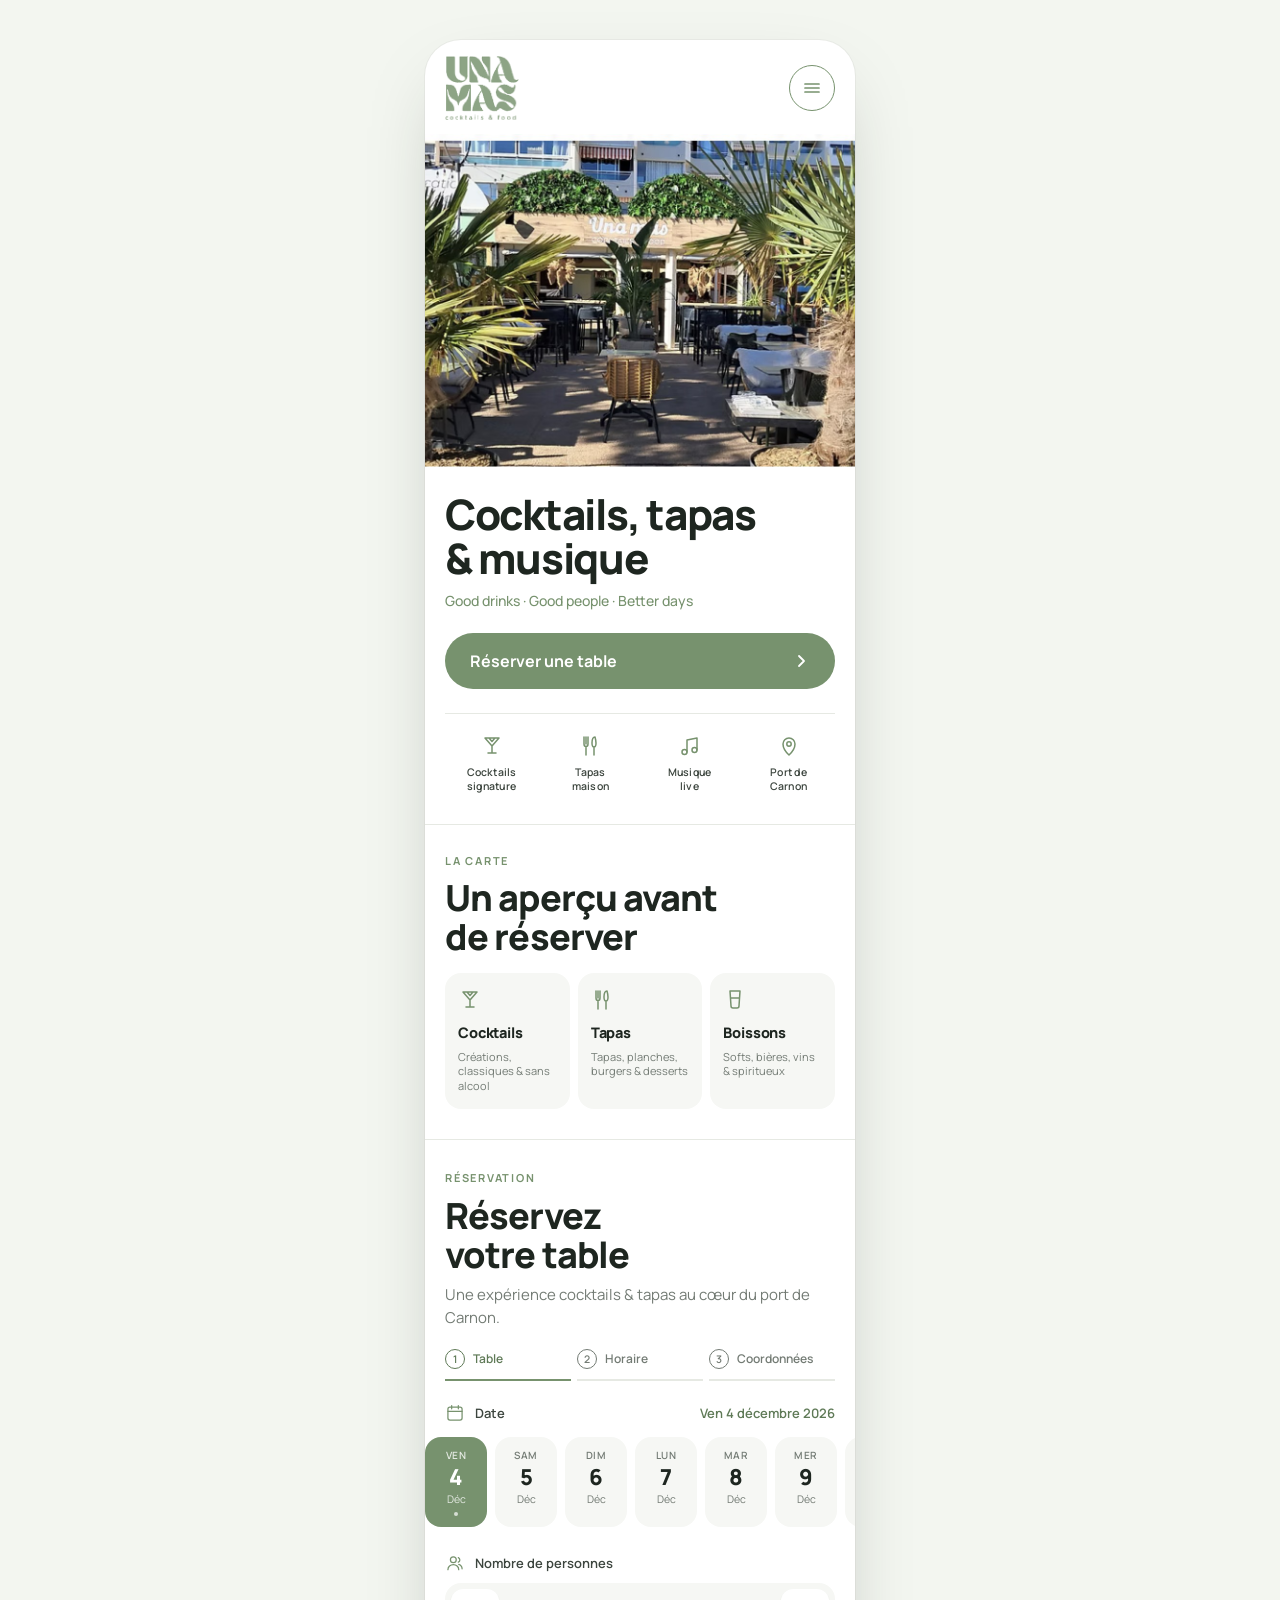
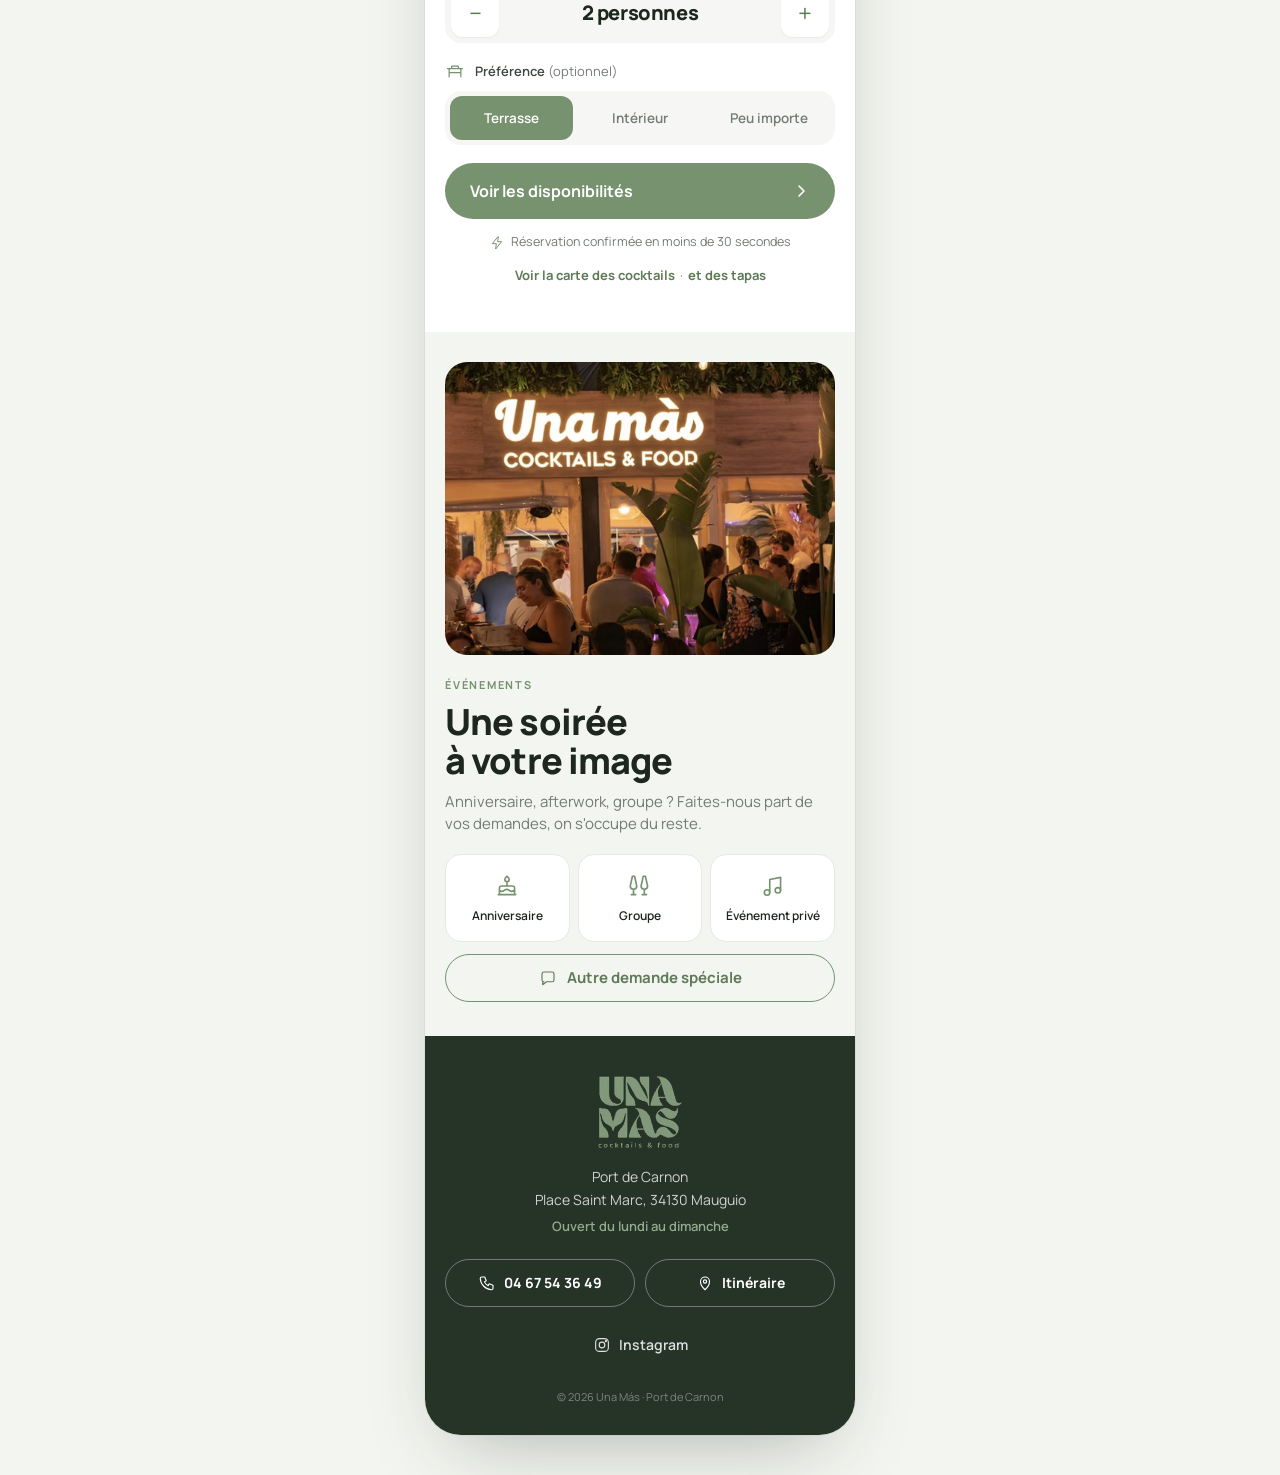
<file: index.html>
<!DOCTYPE html>
<html lang="fr">
<head>
  <meta charset="utf-8">
  <meta name="viewport" content="width=device-width, initial-scale=1, viewport-fit=cover">
  <title>Una Más — Réserver une table</title>
  <meta name="description" content="Réservez votre table chez Una Más, cocktails & tapas au cœur du port de Carnon. Réservation en moins de 30 secondes.">
  <meta name="theme-color" content="#FFFFFF">
  <link rel="preconnect" href="https://fonts.googleapis.com">
  <link rel="preconnect" href="https://fonts.gstatic.com" crossorigin>
  <link href="https://fonts.googleapis.com/css2?family=Manrope:wght@400;500;600;700;800&display=swap" rel="stylesheet">
  <link rel="stylesheet" href="css/styles.css">
  <link rel="icon" href="data:image/svg+xml,%3Csvg xmlns='http://www.w3.org/2000/svg' viewBox='0 0 64 64'%3E%3Crect width='64' height='64' rx='14' fill='%2377926E'/%3E%3Ctext x='32' y='42' font-family='Georgia,serif' font-size='30' font-weight='600' fill='%23F3EFE6' text-anchor='middle'%3EUM%3C/text%3E%3C/svg%3E">
</head>
<body>

<div class="stage">
<div class="app" id="app">

  <!-- ============ HEADER ============ -->
  <header class="topbar" id="topbar">
    <a class="brand" href="#accueil" aria-label="Una Más — Accueil">
      <span class="brand__logo" role="img" aria-label="Una Más — cocktails &amp; food"></span>
    </a>
    <button class="iconbtn" id="menuOpen" aria-label="Ouvrir le menu" aria-controls="drawer" aria-expanded="false">
      <svg width="20" height="20" viewBox="0 0 20 20" fill="none" stroke="currentColor" stroke-width="1.7" stroke-linecap="round"><path d="M3 6h14M3 10h14M3 14h14"/></svg>
    </button>
  </header>

  <!-- ============ HERO ============ -->
  <section class="hero" id="accueil">
    <figure class="hero__photo reveal" style="--d:.05s">
      <img src="assets/img/hero.jpg" alt="La terrasse d'Una Más, entre palmiers, sur le port de Carnon" width="1195" height="692">
    </figure>
    <div class="hero__content">
      <h1 class="hero__title reveal" style="--d:.15s">Cocktails, tapas<br>&amp; musique</h1>
      <p class="hero__tag reveal" style="--d:.2s">Good drinks · Good people · Better days</p>
      <a class="btn btn--primary btn--xl btn--full reveal" style="--d:.25s" href="#reservation" data-scroll>
        <span>Réserver une table</span>
        <svg width="18" height="18" viewBox="0 0 18 18" fill="none" stroke="currentColor" stroke-width="1.8" stroke-linecap="round" stroke-linejoin="round"><path d="M7 4l5 5-5 5"/></svg>
      </a>
      <ul class="hero__pillars reveal" style="--d:.35s">
        <li><svg viewBox="0 0 24 24"><use href="#i-cocktail"/></svg><span>Cocktails<br>signature</span></li>
        <li><svg viewBox="0 0 24 24"><use href="#i-tapas"/></svg><span>Tapas<br>maison</span></li>
        <li><svg viewBox="0 0 24 24"><use href="#i-music"/></svg><span>Musique<br>live</span></li>
        <li><svg viewBox="0 0 24 24"><use href="#i-pin"/></svg><span>Port de<br>Carnon</span></li>
      </ul>
    </div>
  </section>

  <!-- ============ LA CARTE ============ -->
  <section class="carte" id="carte" aria-labelledby="carteTitle">
    <div class="carte__head">
      <p class="eyebrow">La carte</p>
      <h2 class="h2" id="carteTitle">Un aperçu avant<br>de réserver</h2>
    </div>
    <div class="carte__tiles">
      <button type="button" class="tile" data-menu="cocktails">
        <svg viewBox="0 0 24 24"><use href="#i-cocktail"/></svg>
        <strong>Cocktails</strong>
        <span>Créations, classiques &amp; sans alcool</span>
      </button>
      <button type="button" class="tile" data-menu="tapas">
        <svg viewBox="0 0 24 24"><use href="#i-tapas"/></svg>
        <strong>Tapas</strong>
        <span>Tapas, planches, burgers &amp; desserts</span>
      </button>
      <button type="button" class="tile" data-menu="boissons">
        <svg viewBox="0 0 24 24"><use href="#i-glass"/></svg>
        <strong>Boissons</strong>
        <span>Softs, bières, vins &amp; spiritueux</span>
      </button>
    </div>
  </section>

  <!-- ============ RESERVATION ============ -->
  <section class="booking" id="reservation" aria-labelledby="bookingTitle">

    <div class="booking__head">
      <p class="eyebrow">Réservation</p>
      <h2 class="h2" id="bookingTitle">Réservez<br>votre table</h2>
      <p class="lead">Une expérience cocktails &amp; tapas au cœur du port de Carnon.</p>
    </div>

    <ol class="steps" id="stepsBar" aria-label="Progression">
      <li class="steps__item is-current" data-step="1"><span>1</span>Table</li>
      <li class="steps__item" data-step="2"><span>2</span>Horaire</li>
      <li class="steps__item" data-step="3"><span>3</span>Coordonnées</li>
    </ol>

    <form class="flow" id="bookingForm" novalidate>

      <!-- STEP 1 : date / guests / preference -->
      <fieldset class="panel is-active" data-panel="1">
        <legend class="sr-only">Étape 1 : votre table</legend>

        <div class="field">
          <div class="field__label">
            <svg viewBox="0 0 24 24"><use href="#i-cal"/></svg>
            <span>Date</span>
            <strong id="dateLabel" class="field__value">—</strong>
          </div>
          <div class="datestrip" id="dateStrip" role="radiogroup" aria-label="Choisir une date"></div>
        </div>

        <div class="field">
          <div class="field__label">
            <svg viewBox="0 0 24 24"><use href="#i-people"/></svg>
            <span>Nombre de personnes</span>
          </div>
          <div class="stepper">
            <button type="button" class="stepper__btn" id="guestsMinus" aria-label="Une personne de moins">−</button>
            <output class="stepper__value" id="guestsOut" for="guestsMinus guestsPlus" aria-live="polite">2 personnes</output>
            <button type="button" class="stepper__btn" id="guestsPlus" aria-label="Une personne de plus">+</button>
          </div>
          <p class="hint" id="guestsHint" hidden>Plus de <span id="guestsMax"></span> ? <a href="#soiree" data-scroll>Faites-nous une demande spéciale</a>, on s'occupe du reste.</p>
        </div>

        <div class="field">
          <div class="field__label">
            <svg viewBox="0 0 24 24"><use href="#i-table"/></svg>
            <span>Préférence <em>(optionnel)</em></span>
          </div>
          <div class="segmented" role="radiogroup" aria-label="Préférence de placement" id="prefGroup">
            <label class="segmented__opt"><input type="radio" name="pref" value="Terrasse" checked><span>Terrasse</span></label>
            <label class="segmented__opt"><input type="radio" name="pref" value="Intérieur"><span>Intérieur</span></label>
            <label class="segmented__opt"><input type="radio" name="pref" value="Peu importe"><span>Peu importe</span></label>
          </div>
        </div>

        <button type="button" class="btn btn--primary btn--xl btn--full" data-next="2">
          <span>Voir les disponibilités</span>
          <svg width="18" height="18" viewBox="0 0 18 18" fill="none" stroke="currentColor" stroke-width="1.6" stroke-linecap="round" stroke-linejoin="round"><path d="M7 4l5 5-5 5"/></svg>
        </button>
        <p class="reassure"><svg viewBox="0 0 24 24"><use href="#i-bolt"/></svg>Réservation confirmée en moins de 30 secondes</p>
        <p class="cartelink"><button type="button" class="linkbtn" data-menu="cocktails">Voir la carte des cocktails</button> · <button type="button" class="linkbtn" data-menu="tapas">et des tapas</button></p>
      </fieldset>

      <!-- STEP 2 : time -->
      <fieldset class="panel" data-panel="2">
        <legend class="sr-only">Étape 2 : votre horaire</legend>
        <div class="panel__head">
          <button type="button" class="linkback" data-prev="1">
            <svg width="18" height="18" viewBox="0 0 18 18" fill="none" stroke="currentColor" stroke-width="1.6" stroke-linecap="round" stroke-linejoin="round"><path d="M11 4L6 9l5 5"/></svg>Modifier
          </button>
          <h3 class="h3">Disponibilités</h3>
          <p class="muted" id="recap2">—</p>
        </div>

        <div class="slots" id="slots" role="radiogroup" aria-label="Choisir un horaire"></div>
        <p class="hint hint--err" id="slotsErr" hidden>Choisissez un horaire pour continuer.</p>

        <div class="prefcard" id="prefCard">
          <div class="prefcard__img" aria-hidden="true">
            <img src="assets/img/terrasse.jpg" alt="" onerror="this.remove()">
          </div>
          <div class="prefcard__body">
            <svg viewBox="0 0 24 24" class="prefcard__icon"><use href="#i-sun"/></svg>
            <div>
              <strong id="prefCardTitle">Terrasse</strong>
              <p id="prefCardText">Profitez de l'ambiance du port et de nos canapés en extérieur.</p>
            </div>
          </div>
        </div>

        <button type="button" class="btn btn--primary btn--xl btn--full" data-next="3">
          <span>Continuer</span>
          <svg width="18" height="18" viewBox="0 0 18 18" fill="none" stroke="currentColor" stroke-width="1.6" stroke-linecap="round" stroke-linejoin="round"><path d="M7 4l5 5-5 5"/></svg>
        </button>
      </fieldset>

      <!-- STEP 3 : contact -->
      <fieldset class="panel" data-panel="3">
        <legend class="sr-only">Étape 3 : vos coordonnées</legend>
        <div class="panel__head">
          <button type="button" class="linkback" data-prev="2">
            <svg width="18" height="18" viewBox="0 0 18 18" fill="none" stroke="currentColor" stroke-width="1.6" stroke-linecap="round" stroke-linejoin="round"><path d="M11 4L6 9l5 5"/></svg>Modifier
          </button>
          <h3 class="h3">Vos coordonnées</h3>
          <p class="muted" id="recap3">—</p>
        </div>

        <div class="inputs">
          <div class="input">
            <input id="firstName" name="firstName" type="text" autocomplete="given-name" placeholder=" " required>
            <label for="firstName">Prénom</label>
          </div>
          <div class="input">
            <input id="lastName" name="lastName" type="text" autocomplete="family-name" placeholder=" " required>
            <label for="lastName">Nom</label>
          </div>
          <div class="input">
            <input id="phone" name="phone" type="tel" inputmode="tel" autocomplete="tel" placeholder=" " required>
            <label for="phone">Téléphone</label>
          </div>
          <div class="input">
            <input id="email" name="email" type="email" inputmode="email" autocomplete="email" placeholder=" ">
            <label for="email">E-mail <em>(pour recevoir la confirmation)</em></label>
          </div>
          <div class="input input--area">
            <textarea id="note" name="note" rows="3" placeholder=" "></textarea>
            <label for="note">Demande spéciale <em>(optionnel)</em></label>
          </div>
        </div>
        <p class="hint hint--err" id="contactErr" hidden>Merci de renseigner votre prénom, nom et téléphone.</p>

        <button type="submit" class="btn btn--primary btn--xl btn--full" id="submitBtn">
          <span>Confirmer la réservation</span>
          <svg width="18" height="18" viewBox="0 0 18 18" fill="none" stroke="currentColor" stroke-width="1.6" stroke-linecap="round" stroke-linejoin="round"><path d="M4 9l3 3 7-7"/></svg>
        </button>
        <p class="legal">En confirmant, vous acceptez d'être contacté par Una Más au sujet de cette réservation.</p>
      </fieldset>

      <!-- STEP 4 : confirmation -->
      <div class="panel panel--confirm" data-panel="4" aria-live="polite">
        <div class="confirm__badge" aria-hidden="true">
          <svg class="confetti" viewBox="0 0 200 120">
            <path d="M28 30l6-10M170 22l-7 9M40 92l-9 6M160 96l8 4M104 14l1-11M62 18c2 3 5 4 8 3M140 60c3-2 6-1 7 2" />
          </svg>
          <span class="confirm__check">
            <svg width="30" height="30" viewBox="0 0 24 24" fill="none" stroke="currentColor" stroke-width="1.8" stroke-linecap="round" stroke-linejoin="round"><path d="M5 12l5 5 9-10"/></svg>
          </span>
        </div>
        <h3 class="h2 confirm__title">Réservation<br>confirmée&nbsp;!</h3>
        <p class="lead">À très vite chez Una Más, <span id="confirmName"></span></p>
        <p class="ref">Référence <strong id="confirmRef"></strong></p>

        <dl class="recapcard" id="recapCard">
          <div><dt><svg viewBox="0 0 24 24"><use href="#i-cal"/></svg></dt><dd id="rcDate"></dd></div>
          <div><dt><svg viewBox="0 0 24 24"><use href="#i-clock"/></svg></dt><dd id="rcTime"></dd></div>
          <div><dt><svg viewBox="0 0 24 24"><use href="#i-people"/></svg></dt><dd id="rcGuests"></dd></div>
          <div><dt><svg viewBox="0 0 24 24"><use href="#i-table"/></svg></dt><dd id="rcPref"></dd></div>
          <div id="rcNoteRow" hidden><dt><svg viewBox="0 0 24 24"><use href="#i-chat"/></svg></dt><dd id="rcNote"></dd></div>
        </dl>

        <button type="button" class="btn btn--outline btn--full" id="icsBtn">
          <svg width="18" height="18" viewBox="0 0 24 24"><use href="#i-cal"/></svg>
          <span>Ajouter à mon agenda</span>
        </button>
        <div class="confirm__actions">
          <button type="button" class="btn btn--ghost" id="editBtn">Modifier</button>
          <button type="button" class="btn btn--ghost" id="cancelBtn">Annuler</button>
        </div>

        <p class="motto">Good drinks · Good people · Better days</p>
      </div>

    </form>
  </section>

  <!-- ============ SOIRÉE / SPECIAL REQUESTS ============ -->
  <section class="soiree" id="soiree" aria-labelledby="soireeTitle">
    <figure class="soiree__photo">
      <img src="assets/img/soiree.jpg" alt="Una Más un soir d'été, enseigne lumineuse et terrasse pleine" width="1043" height="902" loading="lazy">
    </figure>
    <div class="soiree__content">
      <p class="eyebrow">Événements</p>
      <h2 class="h2" id="soireeTitle">Une soirée<br>à votre image</h2>
      <p class="lead">Anniversaire, afterwork, groupe&nbsp;? Faites-nous part de vos demandes, on s'occupe du reste.</p>
      <div class="occasions">
        <a href="#reservation" data-scroll data-special="Anniversaire"><svg viewBox="0 0 24 24"><use href="#i-cake"/></svg><span>Anniversaire</span></a>
        <a href="#reservation" data-scroll data-special="Groupe"><svg viewBox="0 0 24 24"><use href="#i-cheers"/></svg><span>Groupe</span></a>
        <a href="#reservation" data-scroll data-special="Événement privé"><svg viewBox="0 0 24 24"><use href="#i-music"/></svg><span>Événement privé</span></a>
      </div>
      <a class="btn btn--outline btn--full" href="#reservation" data-scroll data-special="">
        <svg width="18" height="18" viewBox="0 0 24 24"><use href="#i-chat"/></svg>
        <span>Autre demande spéciale</span>
      </a>
    </div>
  </section>

  <!-- ============ FOOTER / NOUS TROUVER ============ -->
  <footer class="foot" id="trouver">
    <div class="brand brand--foot">
      <span class="brand__logo" role="img" aria-label="Una Más — cocktails &amp; food"></span>
    </div>
    <address class="foot__addr">
      Port de Carnon<br>
      Place Saint Marc, 34130 Mauguio
    </address>
    <p class="foot__hours">Ouvert du lundi au dimanche</p>
    <div class="foot__links">
      <a class="btn btn--outline-light" id="phoneLink" href="tel:+33467543649"><svg viewBox="0 0 24 24" width="18" height="18"><use href="#i-phone"/></svg><span>04 67 54 36 49</span></a>
      <a class="btn btn--outline-light" id="mapsLink" href="https://www.google.com/maps/search/?api=1&query=Una+M%C3%A1s+Place+Saint+Marc+34130+Mauguio" target="_blank" rel="noopener"><svg viewBox="0 0 24 24" width="18" height="18"><use href="#i-pin"/></svg><span>Itinéraire</span></a>
    </div>
    <a class="foot__insta" id="instaLink" href="https://www.instagram.com/" target="_blank" rel="noopener" hidden><svg viewBox="0 0 24 24" width="18" height="18"><use href="#i-insta"/></svg>Instagram</a>
    <p class="tiny tiny--foot">© <span id="year"></span> Una Más · Port de Carnon</p>
  </footer>

</div><!-- /app -->
</div><!-- /stage -->

<!-- ============ DRAWER MENU ============ -->
<div class="drawer" id="drawer" aria-hidden="true">
  <div class="drawer__backdrop" data-close></div>
  <nav class="drawer__panel" aria-label="Menu principal">
    <div class="drawer__top">
      <div class="brand brand--drawer">
        <span class="brand__logo" role="img" aria-label="Una Más — cocktails &amp; food"></span>
      </div>
      <button class="iconbtn iconbtn--light" data-close aria-label="Fermer le menu">
        <svg width="18" height="18" viewBox="0 0 18 18" fill="none" stroke="currentColor" stroke-width="1.6" stroke-linecap="round"><path d="M4 4l10 10M14 4L4 14"/></svg>
      </button>
    </div>
    <ul class="drawer__nav">
      <li><a href="#accueil" data-scroll><svg viewBox="0 0 24 24"><use href="#i-home"/></svg>Accueil</a></li>
      <li><a href="#reservation" data-scroll><svg viewBox="0 0 24 24"><use href="#i-cal"/></svg>Réserver une table</a></li>
      <li class="drawer__sep"></li>
      <li><a href="#carte" data-menu="cocktails"><svg viewBox="0 0 24 24"><use href="#i-cocktail"/></svg>Carte des cocktails</a></li>
      <li><a href="#carte" data-menu="tapas"><svg viewBox="0 0 24 24"><use href="#i-tapas"/></svg>Nos tapas</a></li>
      <li><a href="#carte" data-menu="boissons"><svg viewBox="0 0 24 24"><use href="#i-glass"/></svg>Boissons &amp; softs</a></li>
      <li><a href="#soiree" data-scroll><svg viewBox="0 0 24 24"><use href="#i-music"/></svg>Événements</a></li>
      <li id="navInsta" hidden><a href="#" target="_blank" rel="noopener"><svg viewBox="0 0 24 24"><use href="#i-insta"/></svg>Instagram</a></li>
      <li><a href="#trouver" data-scroll><svg viewBox="0 0 24 24"><use href="#i-pin"/></svg>Nous trouver</a></li>
    </ul>
    <a class="btn btn--outline-light btn--full drawer__phone" href="tel:+33467543649"><svg viewBox="0 0 24 24" width="18" height="18"><use href="#i-phone"/></svg><span>04 67 54 36 49</span></a>
    <p class="drawer__addr">Port de Carnon<br>Place Saint Marc, 34130 Mauguio</p>
  </nav>
</div>

<!-- ============ SHEET : LA CARTE ============ -->
<dialog class="sheet" id="menuSheet" aria-labelledby="sheetTitle">
  <div class="sheet__panel">
    <div class="sheet__top">
      <span class="brand brand--sheet"><span class="brand__logo" role="img" aria-label="Una Más"></span></span>
      <button type="button" class="iconbtn" data-sheet-close aria-label="Fermer la carte">
        <svg width="18" height="18" viewBox="0 0 18 18" fill="none" stroke="currentColor" stroke-width="1.7" stroke-linecap="round"><path d="M4 4l10 10M14 4L4 14"/></svg>
      </button>
    </div>
    <div class="sheet__tabs" role="tablist" aria-label="Sections de la carte" id="sheetTabs"></div>
    <div class="sheet__body" id="sheetBody" tabindex="0">
      <h2 class="h3 sheet__title" id="sheetTitle"></h2>
      <div id="sheetContent"></div>
      <p class="sheet__foot">Prix en euros, service compris. <a id="sheetImage" href="#" target="_blank" rel="noopener">Voir la carte originale</a></p>
    </div>
    <div class="sheet__cta">
      <a class="btn btn--primary btn--full" href="#reservation" data-scroll data-sheet-close>
        <span>Réserver une table</span>
        <svg width="18" height="18" viewBox="0 0 18 18" fill="none" stroke="currentColor" stroke-width="1.8" stroke-linecap="round" stroke-linejoin="round"><path d="M7 4l5 5-5 5"/></svg>
      </a>
    </div>
  </div>
</dialog>

<!-- ============ CANCEL DIALOG ============ -->
<dialog class="dialog" id="cancelDialog">
  <form method="dialog">
    <h3 class="h3">Annuler la réservation&nbsp;?</h3>
    <p class="muted">Votre table sera libérée. Vous pourrez réserver à nouveau à tout moment.</p>
    <div class="dialog__actions">
      <button class="btn btn--ghost" value="keep">Garder ma table</button>
      <button class="btn btn--danger" value="cancel">Oui, annuler</button>
    </div>
  </form>
</dialog>

<div class="toast" id="toast" role="status" aria-live="polite"></div>

<!-- ============ ICON SPRITE ============ -->
<svg width="0" height="0" style="position:absolute" aria-hidden="true">
  <defs>
    <symbol id="i-cocktail" viewBox="0 0 24 24" fill="none" stroke="currentColor" stroke-width="1.5" stroke-linecap="round" stroke-linejoin="round"><path d="M5 4h14l-7 8-7-8zM12 12v7M8 19h8M9 4l3 3.5L15 4"/></symbol>
    <symbol id="i-tapas" viewBox="0 0 24 24" fill="none" stroke="currentColor" stroke-width="1.5" stroke-linecap="round" stroke-linejoin="round"><path d="M7 3v7M9 3v7M5 3v7c0 1.5 1 2.5 2 2.5S9 11.5 9 10M7 12.5V21M16 3c-2 0-3 3-3 6s1 4 2 4v8M15 13c1 0 2-1.5 2-4s-1-6-1-6"/></symbol>
    <symbol id="i-music" viewBox="0 0 24 24" fill="none" stroke="currentColor" stroke-width="1.5" stroke-linecap="round" stroke-linejoin="round"><path d="M9 18V6l10-2v12"/><circle cx="6.5" cy="18" r="2.5"/><circle cx="16.5" cy="16" r="2.5"/></symbol>
    <symbol id="i-pin" viewBox="0 0 24 24" fill="none" stroke="currentColor" stroke-width="1.5" stroke-linecap="round" stroke-linejoin="round"><path d="M12 21s-6-5.5-6-11a6 6 0 0112 0c0 5.5-6 11-6 11z"/><circle cx="12" cy="10" r="2.2"/></symbol>
    <symbol id="i-cal" viewBox="0 0 24 24" fill="none" stroke="currentColor" stroke-width="1.5" stroke-linecap="round" stroke-linejoin="round"><rect x="3.5" y="5" width="17" height="15.5" rx="2.5"/><path d="M3.5 10h17M8 3v4M16 3v4"/></symbol>
    <symbol id="i-clock" viewBox="0 0 24 24" fill="none" stroke="currentColor" stroke-width="1.5" stroke-linecap="round" stroke-linejoin="round"><circle cx="12" cy="12" r="8.5"/><path d="M12 7.5V12l3 2"/></symbol>
    <symbol id="i-people" viewBox="0 0 24 24" fill="none" stroke="currentColor" stroke-width="1.5" stroke-linecap="round" stroke-linejoin="round"><circle cx="10" cy="8" r="3.5"/><path d="M3.5 20c0-3.5 3-6 6.5-6s6.5 2.5 6.5 6M16 5.5a3 3 0 010 5.5M20.5 19c0-2.6-1.6-4.6-4-5.4"/></symbol>
    <symbol id="i-table" viewBox="0 0 24 24" fill="none" stroke="currentColor" stroke-width="1.5" stroke-linecap="round" stroke-linejoin="round"><path d="M3 9h18M5 9v10M19 9v10M8 9V6h8v3M5 14h14"/></symbol>
    <symbol id="i-sun" viewBox="0 0 24 24" fill="none" stroke="currentColor" stroke-width="1.5" stroke-linecap="round" stroke-linejoin="round"><circle cx="12" cy="12" r="3.5"/><path d="M12 3v2M12 19v2M3 12h2M19 12h2M5.6 5.6l1.4 1.4M17 17l1.4 1.4M5.6 18.4L7 17M17 7l1.4-1.4"/></symbol>
    <symbol id="i-bolt" viewBox="0 0 24 24" fill="none" stroke="currentColor" stroke-width="1.5" stroke-linecap="round" stroke-linejoin="round"><path d="M13 3L5 13h6l-1 8 9-11h-6l1-7z"/></symbol>
    <symbol id="i-chat" viewBox="0 0 24 24" fill="none" stroke="currentColor" stroke-width="1.5" stroke-linecap="round" stroke-linejoin="round"><path d="M4 6.5A2.5 2.5 0 016.5 4h11A2.5 2.5 0 0120 6.5v8a2.5 2.5 0 01-2.5 2.5H10l-5 4V17H6.5A2.5 2.5 0 014 14.5v-8z"/></symbol>
    <symbol id="i-cake" viewBox="0 0 24 24" fill="none" stroke="currentColor" stroke-width="1.5" stroke-linecap="round" stroke-linejoin="round"><path d="M4 20h16M5 20v-6a2 2 0 012-2h10a2 2 0 012 2v6M5 16c1.5 1.2 3 1.2 4.5 0s3-1.2 4.5 0 3 1.2 4.5 0M12 12V8M12 8c-1.2 0-2-1-2-2 0-1.5 2-3 2-3s2 1.5 2 3c0 1-.8 2-2 2z"/></symbol>
    <symbol id="i-cheers" viewBox="0 0 24 24" fill="none" stroke="currentColor" stroke-width="1.5" stroke-linecap="round" stroke-linejoin="round"><path d="M7 3l2 9a3 3 0 01-3 3 3 3 0 01-3-3l2-9h2zM17 3l2 9a3 3 0 01-3 3 3 3 0 01-3-3l2-9h2zM6 15v5M4 20h4M16 15v5M14 20h4"/></symbol>
    <symbol id="i-phone" viewBox="0 0 24 24" fill="none" stroke="currentColor" stroke-width="1.5" stroke-linecap="round" stroke-linejoin="round"><path d="M5 4h4l2 5-2.5 1.5a11 11 0 005 5L15 13l5 2v4a2 2 0 01-2 2A16 16 0 013 6a2 2 0 012-2z"/></symbol>
    <symbol id="i-insta" viewBox="0 0 24 24" fill="none" stroke="currentColor" stroke-width="1.5" stroke-linecap="round" stroke-linejoin="round"><rect x="3.5" y="3.5" width="17" height="17" rx="5"/><circle cx="12" cy="12" r="3.8"/><circle cx="17.2" cy="6.8" r=".8" fill="currentColor"/></symbol>
    <symbol id="i-glass" viewBox="0 0 24 24" fill="none" stroke="currentColor" stroke-width="1.5" stroke-linecap="round" stroke-linejoin="round"><path d="M7 3h10l-1 15a2 2 0 01-2 2h-4a2 2 0 01-2-2L7 3zM7.6 10h8.8"/></symbol>
    <symbol id="i-home" viewBox="0 0 24 24" fill="none" stroke="currentColor" stroke-width="1.5" stroke-linecap="round" stroke-linejoin="round"><path d="M4 11l8-7 8 7v9a1 1 0 01-1 1h-4v-6h-6v6H5a1 1 0 01-1-1v-9z"/></symbol>
  </defs>
</svg>

<script src="js/menu.js"></script>
<script src="js/app.js"></script>
</body>
</html>
</file>
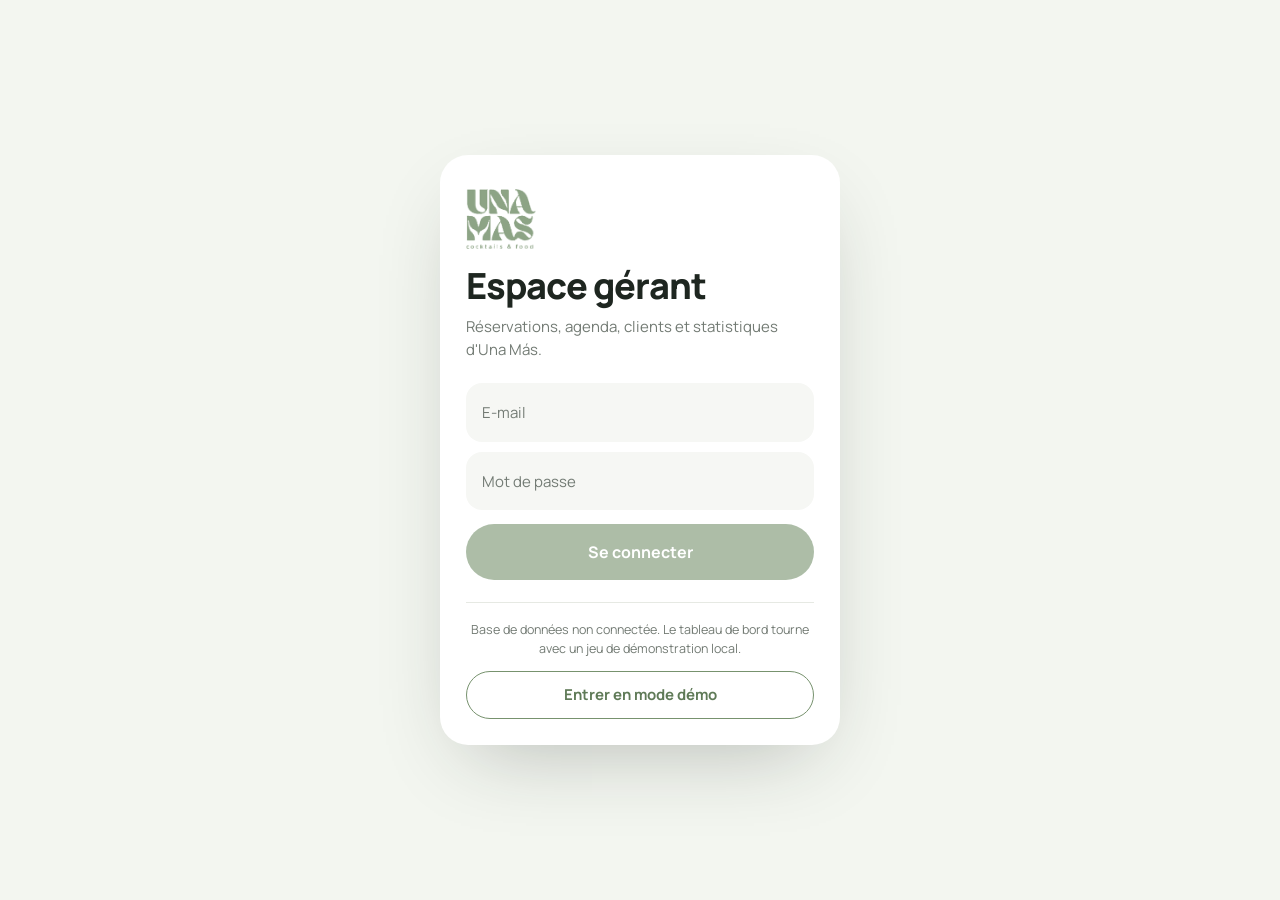
<file: admin/index.html>
<!DOCTYPE html>
<html lang="fr">
<head>
  <meta charset="utf-8">
  <meta name="viewport" content="width=device-width, initial-scale=1, viewport-fit=cover">
  <title>Una Más — Tableau de bord</title>
  <meta name="robots" content="noindex, nofollow">
  <meta name="theme-color" content="#FFFFFF">
  <link rel="preconnect" href="https://fonts.googleapis.com">
  <link rel="preconnect" href="https://fonts.gstatic.com" crossorigin>
  <link href="https://fonts.googleapis.com/css2?family=Manrope:wght@400;500;600;700;800&display=swap" rel="stylesheet">
  <link rel="stylesheet" href="../css/admin.css">
  <link rel="icon" href="data:image/svg+xml,%3Csvg xmlns='http://www.w3.org/2000/svg' viewBox='0 0 64 64'%3E%3Crect width='64' height='64' rx='14' fill='%2377926E'/%3E%3Ctext x='32' y='42' font-family='Georgia,serif' font-size='30' font-weight='600' fill='%23FFFFFF' text-anchor='middle'%3EUM%3C/text%3E%3C/svg%3E">
</head>
<body class="admin">

<!-- ============ LOGIN ============ -->
<div class="login" id="login">
  <form class="login__card" id="loginForm" novalidate>
    <span class="brand"><span class="brand__logo" role="img" aria-label="Una Más"></span></span>
    <h1 class="h2">Espace gérant</h1>
    <p class="lead">Réservations, agenda, clients et statistiques d'Una Más.</p>
    <div class="inputs">
      <div class="input"><input id="loginEmail" type="email" autocomplete="username" placeholder=" "><label for="loginEmail">E-mail</label></div>
      <div class="input"><input id="loginPass" type="password" autocomplete="current-password" placeholder=" "><label for="loginPass">Mot de passe</label></div>
    </div>
    <p class="hint hint--err" id="loginErr" hidden></p>
    <button type="submit" class="btn btn--primary btn--xl btn--full" id="loginBtn"><span>Se connecter</span></button>
    <div class="login__demo" id="loginDemo">
      <p class="muted">Base de données non connectée. Le tableau de bord tourne avec un jeu de démonstration local.</p>
      <button type="button" class="btn btn--outline btn--full" id="demoBtn">Entrer en mode démo</button>
    </div>
  </form>
</div>

<!-- ============ SHELL ============ -->
<div class="shell" id="shell" hidden>

  <aside class="side">
    <a class="brand side__brand" href="#today" data-view="today"><span class="brand__logo" role="img" aria-label="Una Más"></span></a>
    <nav class="side__nav" aria-label="Navigation">
      <a href="#planning" data-view="planning" class="is-active"><svg viewBox="0 0 24 24"><use href="#i-cal"/></svg><span>Planning</span></a>
      <a href="#reservations" data-view="reservations"><svg viewBox="0 0 24 24"><use href="#i-list"/></svg><span>Réservations</span></a>
      <a href="#clients" data-view="clients"><svg viewBox="0 0 24 24"><use href="#i-people"/></svg><span>Clients</span></a>
      <a href="#stats" data-view="stats"><svg viewBox="0 0 24 24"><use href="#i-chart"/></svg><span>Activité</span></a>
    </nav>
    <button type="button" class="btn btn--primary btn--full side__new" data-new-resa>
      <svg width="18" height="18" viewBox="0 0 24 24"><use href="#i-plus"/></svg><span>Nouvelle réservation</span>
    </button>
    <div class="side__foot">
      <a class="side__link" href="../index.html" target="_blank" rel="noopener">Voir la page client</a>
      <button type="button" class="side__link" id="logoutBtn">Se déconnecter</button>
    </div>
  </aside>

  <main class="main" id="main">
    <div class="demo-banner" id="demoBanner" hidden>
      <span>Mode démo : données fictives stockées dans ce navigateur.</span>
      <button type="button" class="linkbtn" id="resetDemo">Réinitialiser</button>
    </div>

    <!-- PLANNING -->
    <section class="view is-active" id="view-planning" data-view="planning">
      <header class="view__head">
        <div>
          <p class="eyebrow" id="planEyebrow">Planning</p>
          <h1 class="h2" id="planTitle"></h1>
        </div>
        <div class="plan-controls">
          <div class="chips chips--seg" id="planRange">
            <button type="button" class="chip" data-range="1">Jour</button>
            <button type="button" class="chip" data-range="3">3 jours</button>
            <button type="button" class="chip" data-range="7">Semaine</button>
          </div>
          <div class="daynav">
            <button type="button" class="iconbtn iconbtn--sm" data-nav="-1" aria-label="Précédent"><svg width="16" height="16" viewBox="0 0 18 18" fill="none" stroke="currentColor" stroke-width="1.8" stroke-linecap="round" stroke-linejoin="round"><path d="M11 4L6 9l5 5"/></svg></button>
            <button type="button" class="btn btn--ghost btn--sm" data-nav="0">Aujourd'hui</button>
            <button type="button" class="iconbtn iconbtn--sm" data-nav="1" aria-label="Suivant"><svg width="16" height="16" viewBox="0 0 18 18" fill="none" stroke="currentColor" stroke-width="1.8" stroke-linecap="round" stroke-linejoin="round"><path d="M7 4l5 5-5 5"/></svg></button>
          </div>
        </div>
      </header>
      <div class="plan" id="plan"></div>
      <p class="plan__legend"><span><i class="st-confirmed"></i>Confirmée</span><span><i class="st-pending"></i>En attente</span><span><i class="st-seated"></i>Installée</span><span><i class="st-noshow"></i>No-show</span><span class="plan__tip">Touchez une case vide pour ajouter une réservation.</span></p>
    </section>

    <!-- RÉSERVATIONS -->
    <section class="view" id="view-reservations" data-view="reservations">
      <header class="view__head">
        <div>
          <p class="eyebrow">Réservations</p>
          <h1 class="h2">Toutes les réservations</h1>
        </div>
      </header>
      <div class="toolbar">
        <div class="search"><svg viewBox="0 0 24 24"><use href="#i-search"/></svg><input type="search" id="resaSearch" placeholder="Nom, téléphone, référence…" autocomplete="off"></div>
        <div class="chips" id="resaPeriod">
          <button type="button" class="chip is-active" data-period="upcoming">À venir</button>
          <button type="button" class="chip" data-period="past">Passées</button>
          <button type="button" class="chip" data-period="all">Toutes</button>
        </div>
        <div class="chips" id="resaStatus">
          <button type="button" class="chip is-active" data-status="">Tous statuts</button>
          <button type="button" class="chip" data-status="pending">En attente</button>
          <button type="button" class="chip" data-status="confirmed">Confirmées</button>
          <button type="button" class="chip" data-status="seated">Installées</button>
          <button type="button" class="chip" data-status="noshow">No-show</button>
          <button type="button" class="chip" data-status="cancelled">Annulées</button>
        </div>
      </div>
      <p class="muted" id="resaCount"></p>
      <div class="timeline" id="resaList"></div>
    </section>

    <!-- CLIENTS -->
    <section class="view" id="view-clients" data-view="clients">
      <header class="view__head">
        <div>
          <p class="eyebrow">Clients</p>
          <h1 class="h2">Fiches clients</h1>
        </div>
      </header>
      <div class="toolbar">
        <div class="search"><svg viewBox="0 0 24 24"><use href="#i-search"/></svg><input type="search" id="clientSearch" placeholder="Nom ou téléphone…" autocomplete="off"></div>
        <div class="chips" id="clientSort">
          <button type="button" class="chip is-active" data-sort="visits">Plus fidèles</button>
          <button type="button" class="chip" data-sort="recent">Récents</button>
          <button type="button" class="chip" data-sort="name">A → Z</button>
        </div>
      </div>
      <p class="muted" id="clientCount"></p>
      <div class="clients" id="clientList"></div>
    </section>

    <!-- ACTIVITÉ -->
    <section class="view" id="view-stats" data-view="stats">
      <header class="view__head">
        <div>
          <p class="eyebrow">Activité</p>
          <h1 class="h2">L'essentiel</h1>
        </div>
        <div class="chips chips--seg" id="statsPeriod">
          <button type="button" class="chip" data-days="7">7 jours</button>
          <button type="button" class="chip is-active" data-days="30">30 jours</button>
        </div>
      </header>
      <div class="kpis kpis--3" id="statsKpis"></div>
      <div class="charts" id="charts"></div>
    </section>
  </main>

  <nav class="tabbar" aria-label="Navigation mobile">
    <a href="#planning" data-view="planning" class="is-active"><svg viewBox="0 0 24 24"><use href="#i-cal"/></svg><span>Planning</span></a>
    <a href="#reservations" data-view="reservations"><svg viewBox="0 0 24 24"><use href="#i-list"/></svg><span>Résas</span></a>
    <button type="button" class="tabbar__new" data-new-resa aria-label="Nouvelle réservation"><svg viewBox="0 0 24 24"><use href="#i-plus"/></svg></button>
    <a href="#clients" data-view="clients"><svg viewBox="0 0 24 24"><use href="#i-people"/></svg><span>Clients</span></a>
    <a href="#stats" data-view="stats"><svg viewBox="0 0 24 24"><use href="#i-chart"/></svg><span>Activité</span></a>
  </nav>
</div>

<!-- ============ FICHE RÉSERVATION ============ -->
<dialog class="sheet" id="resaSheet">
  <div class="sheet__panel">
    <div class="sheet__top">
      <div><p class="eyebrow" id="rsRef"></p><h2 class="h3" id="rsName"></h2></div>
      <button type="button" class="iconbtn" data-close aria-label="Fermer"><svg width="18" height="18" viewBox="0 0 18 18" fill="none" stroke="currentColor" stroke-width="1.7" stroke-linecap="round"><path d="M4 4l10 10M14 4L4 14"/></svg></button>
    </div>
    <div class="sheet__body">
      <div class="status-row" id="rsStatusRow"></div>
      <form class="form" id="rsForm">
        <input type="hidden" id="rsId">
        <div class="form__grid">
          <div class="input"><input id="rsDate" type="date" required><label for="rsDate">Date</label></div>
          <div class="input"><select id="rsTime"></select><label for="rsTime">Heure</label></div>
          <div class="input"><input id="rsGuests" type="number" min="1" max="40" inputmode="numeric" required><label for="rsGuests">Personnes</label></div>
          <div class="input"><select id="rsPref"><option>Terrasse</option><option>Intérieur</option><option>Peu importe</option></select><label for="rsPref">Placement</label></div>
          <div class="input"><input id="rsFirst" type="text" required placeholder=" "><label for="rsFirst">Prénom</label></div>
          <div class="input"><input id="rsLast" type="text" required placeholder=" "><label for="rsLast">Nom</label></div>
          <div class="input"><input id="rsPhone" type="tel" required placeholder=" "><label for="rsPhone">Téléphone</label></div>
          <div class="input"><input id="rsEmail" type="email" placeholder=" "><label for="rsEmail">E-mail</label></div>
          <div class="input"><select id="rsSource"><option value="phone">Téléphone</option><option value="web">Site web</option><option value="whatsapp">WhatsApp</option><option value="walkin">Sur place</option></select><label for="rsSource">Canal</label></div>
        </div>
        <div class="input input--area"><textarea id="rsNote" rows="2" placeholder=" "></textarea><label for="rsNote">Note / demande spéciale</label></div>
        <p class="rs-meta" id="rsMeta"></p>
        <div class="form__actions">
          <button type="button" class="btn btn--ghost" id="rsClient"><svg width="18" height="18" viewBox="0 0 24 24"><use href="#i-people"/></svg><span>Fiche client</span></button>
          <button type="submit" class="btn btn--primary"><span>Enregistrer</span></button>
        </div>
        <button type="button" class="linkbtn linkbtn--danger" id="rsDelete">Supprimer la réservation</button>
      </form>
    </div>
  </div>
</dialog>

<!-- ============ FICHE CLIENT ============ -->
<dialog class="sheet" id="clientSheet">
  <div class="sheet__panel">
    <div class="sheet__top">
      <div class="client-head"><span class="avatar" id="csAvatar"></span><div><h2 class="h3" id="csName"></h2><p class="muted" id="csContact"></p></div></div>
      <button type="button" class="iconbtn" data-close aria-label="Fermer"><svg width="18" height="18" viewBox="0 0 18 18" fill="none" stroke="currentColor" stroke-width="1.7" stroke-linecap="round"><path d="M4 4l10 10M14 4L4 14"/></svg></button>
    </div>
    <div class="sheet__body">
      <div class="kpis kpis--mini" id="csKpis"></div>
      <div class="tags" id="csTags"></div>
      <div class="input input--area"><textarea id="csNotes" rows="3" placeholder=" "></textarea><label for="csNotes">Notes internes (préférences, allergies…)</label></div>
      <div class="form__actions">
        <a class="btn btn--ghost" id="csCall" href="#"><svg width="18" height="18" viewBox="0 0 24 24"><use href="#i-phone"/></svg><span>Appeler</span></a>
        <button type="button" class="btn btn--primary" id="csSave"><span>Enregistrer</span></button>
      </div>
      <h3 class="h4">Historique</h3>
      <div class="history" id="csHistory"></div>
    </div>
  </div>
</dialog>

<dialog class="dialog" id="confirmDialog">
  <form method="dialog">
    <h3 class="h3" id="cdTitle"></h3>
    <p class="muted" id="cdText"></p>
    <div class="dialog__actions">
      <button class="btn btn--ghost" value="no">Annuler</button>
      <button class="btn btn--danger" value="yes" id="cdYes">Confirmer</button>
    </div>
  </form>
</dialog>

<div class="toast" id="toast" role="status" aria-live="polite"></div>

<svg width="0" height="0" style="position:absolute" aria-hidden="true">
  <defs>
    <symbol id="i-sun" viewBox="0 0 24 24" fill="none" stroke="currentColor" stroke-width="1.6" stroke-linecap="round" stroke-linejoin="round"><circle cx="12" cy="12" r="3.5"/><path d="M12 3v2M12 19v2M3 12h2M19 12h2M5.6 5.6l1.4 1.4M17 17l1.4 1.4M5.6 18.4L7 17M17 7l1.4-1.4"/></symbol>
    <symbol id="i-cal" viewBox="0 0 24 24" fill="none" stroke="currentColor" stroke-width="1.6" stroke-linecap="round" stroke-linejoin="round"><rect x="3.5" y="5" width="17" height="15.5" rx="2.5"/><path d="M3.5 10h17M8 3v4M16 3v4"/></symbol>
    <symbol id="i-list" viewBox="0 0 24 24" fill="none" stroke="currentColor" stroke-width="1.6" stroke-linecap="round" stroke-linejoin="round"><path d="M8 6h12M8 12h12M8 18h12M4 6h.01M4 12h.01M4 18h.01"/></symbol>
    <symbol id="i-people" viewBox="0 0 24 24" fill="none" stroke="currentColor" stroke-width="1.6" stroke-linecap="round" stroke-linejoin="round"><circle cx="10" cy="8" r="3.5"/><path d="M3.5 20c0-3.5 3-6 6.5-6s6.5 2.5 6.5 6M16 5.5a3 3 0 010 5.5M20.5 19c0-2.6-1.6-4.6-4-5.4"/></symbol>
    <symbol id="i-chart" viewBox="0 0 24 24" fill="none" stroke="currentColor" stroke-width="1.6" stroke-linecap="round" stroke-linejoin="round"><path d="M4 20V10M10 20V4M16 20v-7M22 20H2"/></symbol>
    <symbol id="i-plus" viewBox="0 0 24 24" fill="none" stroke="currentColor" stroke-width="1.8" stroke-linecap="round"><path d="M12 5v14M5 12h14"/></symbol>
    <symbol id="i-search" viewBox="0 0 24 24" fill="none" stroke="currentColor" stroke-width="1.6" stroke-linecap="round"><circle cx="11" cy="11" r="6.5"/><path d="M20 20l-4-4"/></symbol>
    <symbol id="i-phone" viewBox="0 0 24 24" fill="none" stroke="currentColor" stroke-width="1.6" stroke-linecap="round" stroke-linejoin="round"><path d="M5 4h4l2 5-2.5 1.5a11 11 0 005 5L15 13l5 2v4a2 2 0 01-2 2A16 16 0 013 6a2 2 0 012-2z"/></symbol>
    <symbol id="i-clock" viewBox="0 0 24 24" fill="none" stroke="currentColor" stroke-width="1.6" stroke-linecap="round" stroke-linejoin="round"><circle cx="12" cy="12" r="8.5"/><path d="M12 7.5V12l3 2"/></symbol>
    <symbol id="i-table" viewBox="0 0 24 24" fill="none" stroke="currentColor" stroke-width="1.6" stroke-linecap="round" stroke-linejoin="round"><path d="M3 9h18M5 9v10M19 9v10M8 9V6h8v3M5 14h14"/></symbol>
    <symbol id="i-chat" viewBox="0 0 24 24" fill="none" stroke="currentColor" stroke-width="1.6" stroke-linecap="round" stroke-linejoin="round"><path d="M4 6.5A2.5 2.5 0 016.5 4h11A2.5 2.5 0 0120 6.5v8a2.5 2.5 0 01-2.5 2.5H10l-5 4V17H6.5A2.5 2.5 0 014 14.5v-8z"/></symbol>
  </defs>
</svg>

<script src="../js/admin-data.js"></script>
<script src="../js/admin.js"></script>
</body>
</html>
</file>
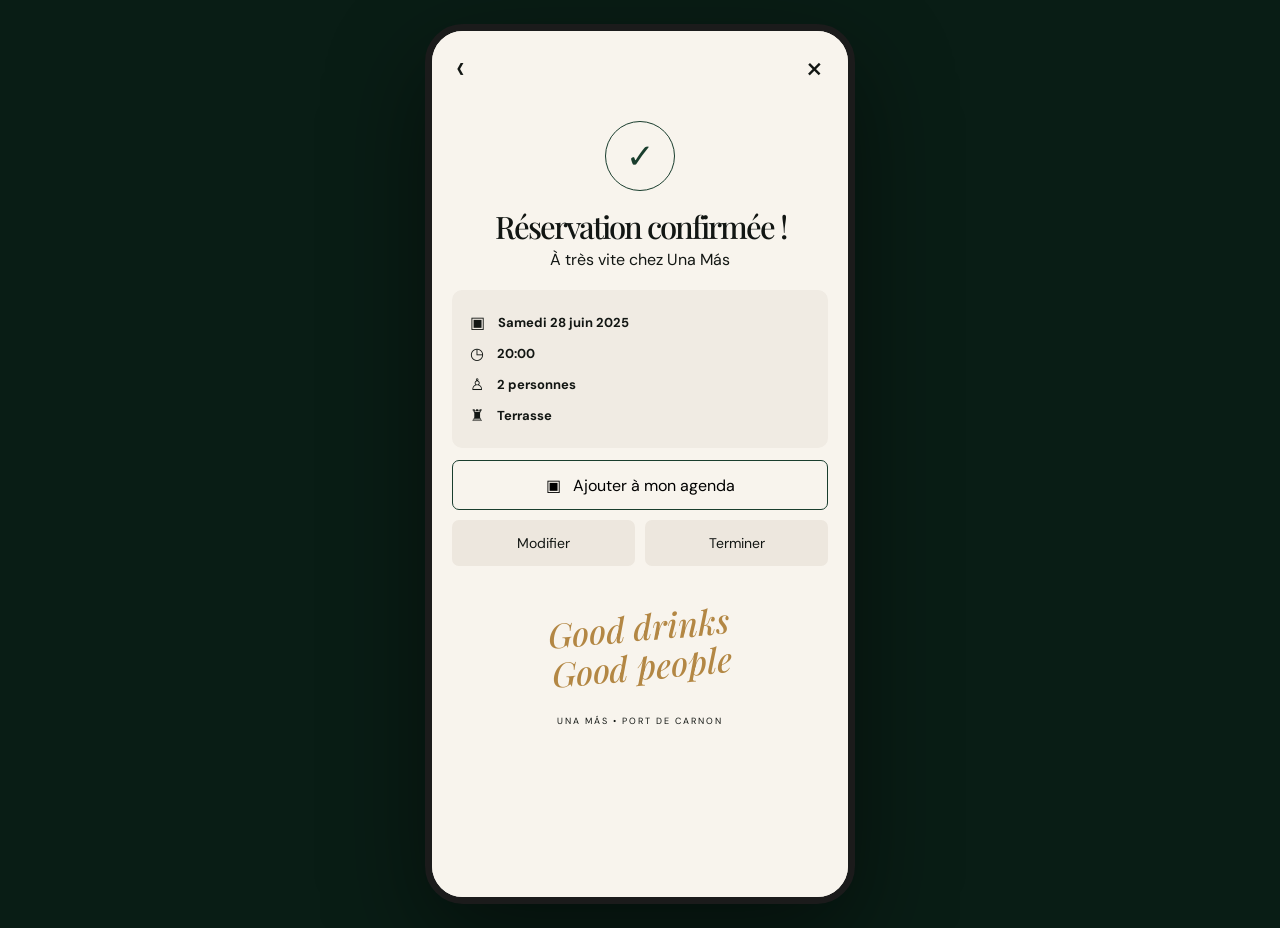
<file: confirmation.html>
<!doctype html><html lang="fr"><head><meta charset="utf-8"><meta name="viewport" content="width=device-width,initial-scale=1,viewport-fit=cover"><title>Réservation confirmée — Una Más</title><link rel="preconnect" href="https://fonts.googleapis.com"><link rel="preconnect" href="https://fonts.gstatic.com" crossorigin><link href="https://fonts.googleapis.com/css2?family=DM+Sans:wght@400;500;600&family=Playfair+Display:ital,wght@0,500;1,500&display=swap" rel="stylesheet"><link rel="stylesheet" href="styles.css"></head><body><main class="app-shell"><section class="screen success active"><div class="paper full-paper success-paper"><header class="simple-head"><a class="ghost" href="disponibilites.html">‹</a><a class="ghost" href="index.html">×</a></header><div class="success-check">✓</div><h2>Réservation confirmée !</h2><p>À très vite chez Una Más</p><div class="summary"><p><span>▣</span><b id="sum-date">Samedi 28 juin 2025</b></p><p><span>◷</span><b id="sum-time">20:00</b></p><p><span>♙</span><b id="sum-guests">2 personnes</b></p><p><span>♜</span><b id="sum-area">Terrasse</b></p></div><button class="outline">▣ &nbsp; Ajouter à mon agenda</button><div class="actions"><a href="reservation.html">Modifier</a><a href="index.html">Terminer</a></div><div class="good-script">Good drinks<br>Good people</div><p class="port">UNA MÁS • PORT DE CARNON</p></div></section></main><script src="app.js"></script></body></html>
</file>
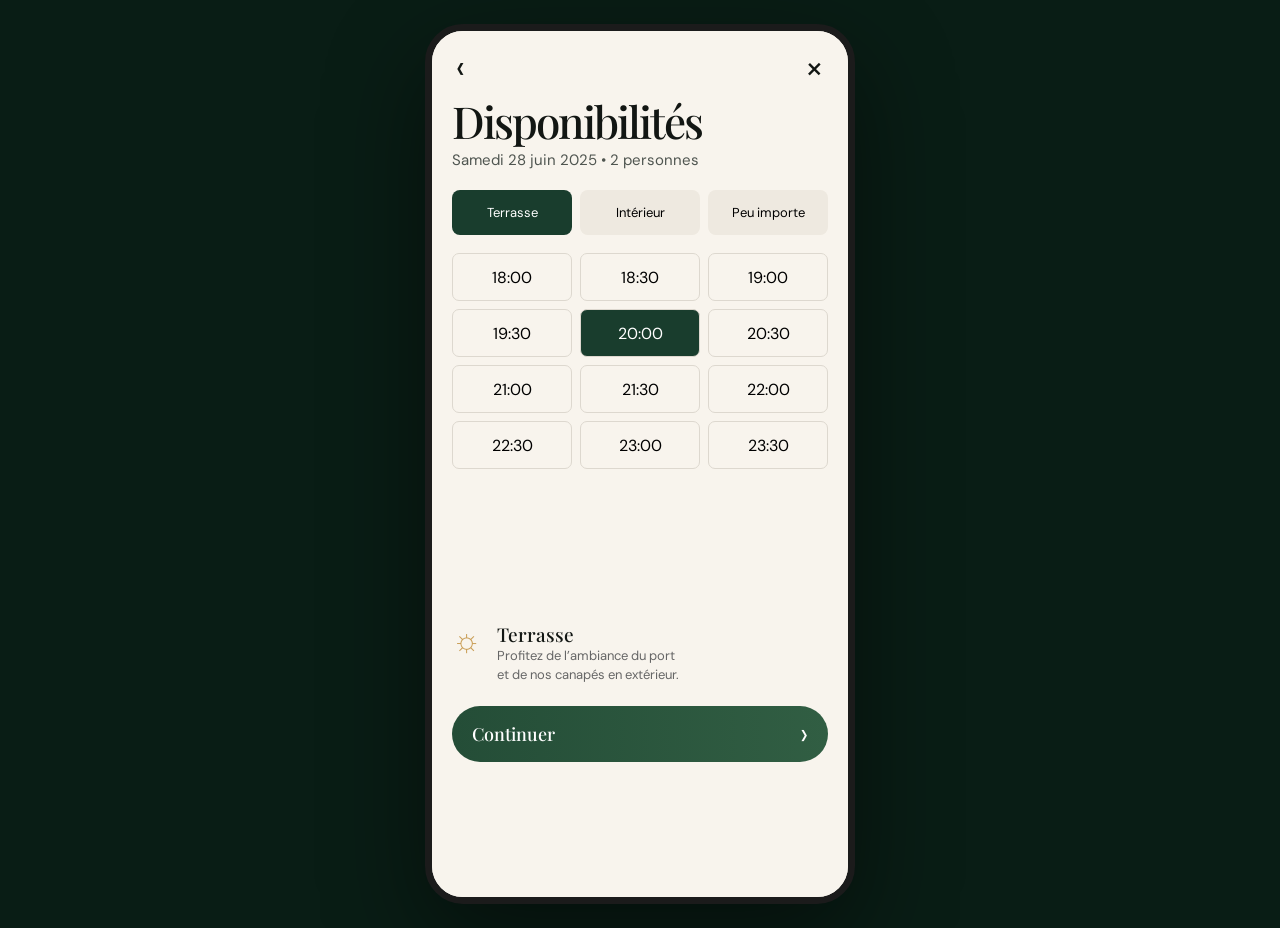
<file: disponibilites.html>
<!doctype html><html lang="fr"><head><meta charset="utf-8"><meta name="viewport" content="width=device-width,initial-scale=1,viewport-fit=cover"><title>Disponibilités — Una Más</title><link rel="preconnect" href="https://fonts.googleapis.com"><link rel="preconnect" href="https://fonts.gstatic.com" crossorigin><link href="https://fonts.googleapis.com/css2?family=DM+Sans:wght@400;500;600&family=Playfair+Display:wght@500&display=swap" rel="stylesheet"><link rel="stylesheet" href="styles.css"></head><body><main class="app-shell"><section class="screen availability active"><div class="paper full-paper"><header class="simple-head"><a class="ghost" href="reservation.html">‹</a><a class="ghost" href="reservation.html">×</a></header><h2>Disponibilités</h2><p class="lead" id="availability-meta">Samedi 28 juin 2025 • 2 personnes</p><div class="pills"><button class="active" data-area="Terrasse">Terrasse</button><button data-area="Intérieur">Intérieur</button><button data-area="Peu importe">Peu importe</button></div><div class="time-grid"><button>18:00</button><button>18:30</button><button>19:00</button><button>19:30</button><button class="active">20:00</button><button>20:30</button><button>21:00</button><button>21:30</button><button>22:00</button><button>22:30</button><button>23:00</button><button>23:30</button></div><figure><img src="assets/una-mas-terrace.png" alt="Terrasse Una Más"></figure><div class="place"><span>☼</span><p><b id="place-title">Terrasse</b><small id="place-copy">Profitez de l’ambiance du port<br>et de nos canapés en extérieur.</small></p></div><a class="cta green continue" id="continue" href="confirmation.html">Continuer <span>›</span></a></div></section></main><script src="app.js"></script></body></html>
</file>
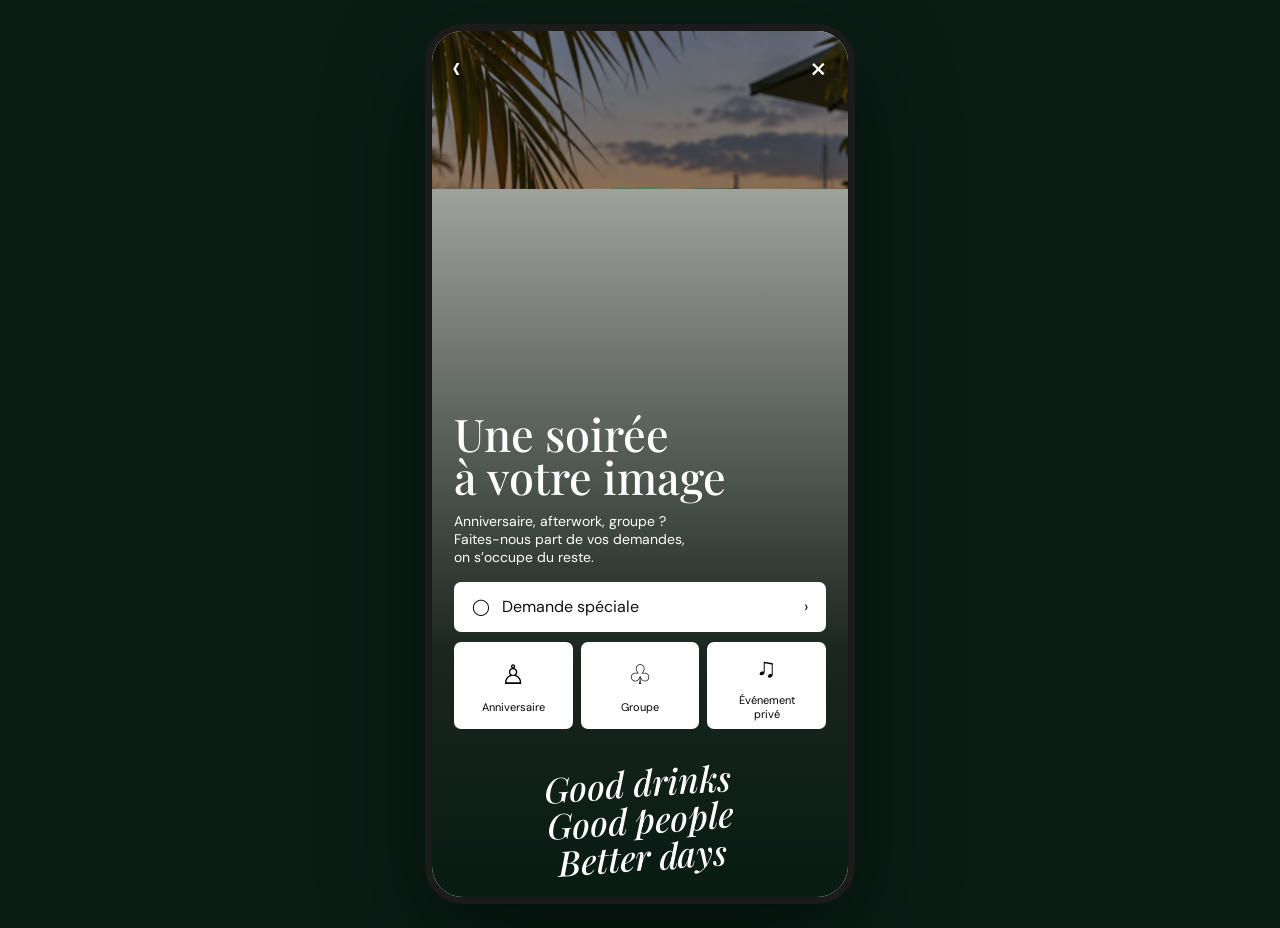
<file: evenements.html>
<!doctype html><html lang="fr"><head><meta charset="utf-8"><meta name="viewport" content="width=device-width,initial-scale=1,viewport-fit=cover"><title>Événements — Una Más</title><link rel="preconnect" href="https://fonts.googleapis.com"><link rel="preconnect" href="https://fonts.gstatic.com" crossorigin><link href="https://fonts.googleapis.com/css2?family=DM+Sans:wght@400;500&family=Playfair+Display:ital,wght@0,500;1,500&display=swap" rel="stylesheet"><link rel="stylesheet" href="styles.css"></head><body><main class="app-shell"><section class="screen special active"><img class="cover" src="assets/una-mas-terrace.png" alt="Soirée cocktails"><div class="cover-shade rich"></div><header class="special-head"><a class="ghost light" href="menu.html">‹</a><a class="ghost light" href="index.html">×</a></header><div class="special-content"><h2>Une soirée<br>à votre image</h2><p>Anniversaire, afterwork, groupe ?<br>Faites-nous part de vos demandes,<br>on s’occupe du reste.</p><a class="white-button" href="tel:+33467543649">◯ &nbsp; Demande spéciale <span>›</span></a><div class="event-types"><button>♙<small>Anniversaire</small></button><button>♧<small>Groupe</small></button><button>♫<small>Événement<br>privé</small></button></div><div class="script">Good drinks<br>Good people<br>Better days</div></div></section></main></body></html>
</file>
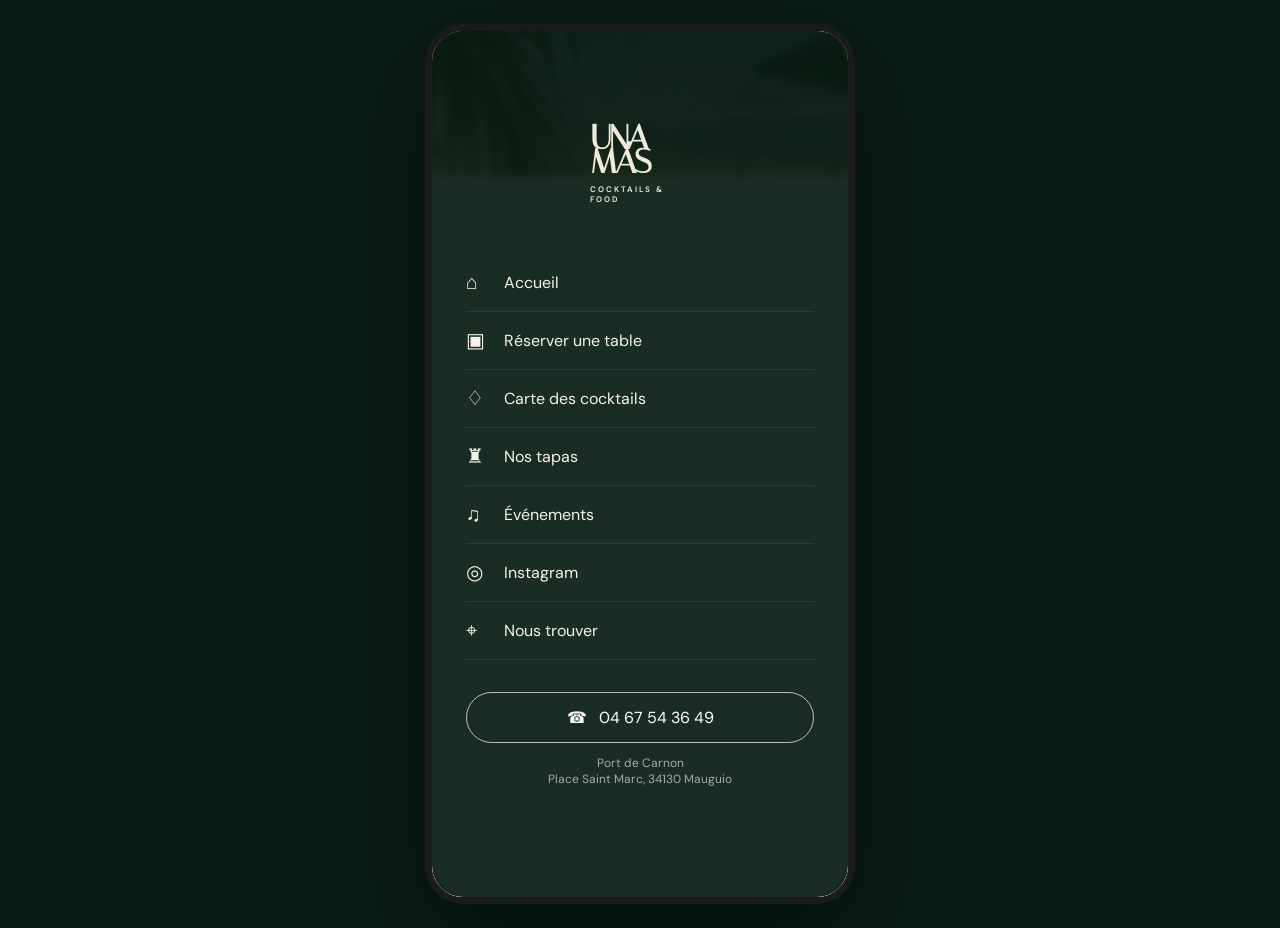
<file: menu.html>
<!doctype html><html lang="fr"><head><meta charset="utf-8"><meta name="viewport" content="width=device-width,initial-scale=1,viewport-fit=cover"><title>Menu — Una Más</title><link rel="preconnect" href="https://fonts.googleapis.com"><link rel="preconnect" href="https://fonts.gstatic.com" crossorigin><link href="https://fonts.googleapis.com/css2?family=DM+Sans:wght@400;500&family=Italiana&display=swap" rel="stylesheet"><link rel="stylesheet" href="styles.css"></head><body><main class="app-shell"><section class="screen menu active"><img class="cover blur" src="assets/una-mas-terrace.png" alt=""><div class="cover-shade deep"></div><a class="close menu-x" href="index.html">×</a><div class="menu-inner"><div class="logo light-logo"><b>UNA</b><b>MÁS</b><small>COCKTAILS & FOOD</small></div><nav><a href="index.html">⌂ <span>Accueil</span></a><a href="reservation.html">▣ <span>Réserver une table</span></a><a href="#">♢ <span>Carte des cocktails</span></a><a href="#">♜ <span>Nos tapas</span></a><a href="evenements.html">♫ <span>Événements</span></a><a href="#">◎ <span>Instagram</span></a><a href="https://maps.google.com/?q=Place+Saint+Marc+Carnon">⌖ <span>Nous trouver</span></a></nav><a class="phone" href="tel:+33467543649">☎ &nbsp; 04 67 54 36 49</a><p>Port de Carnon<br>Place Saint Marc, 34130 Mauguio</p></div></section></main></body></html>
</file>
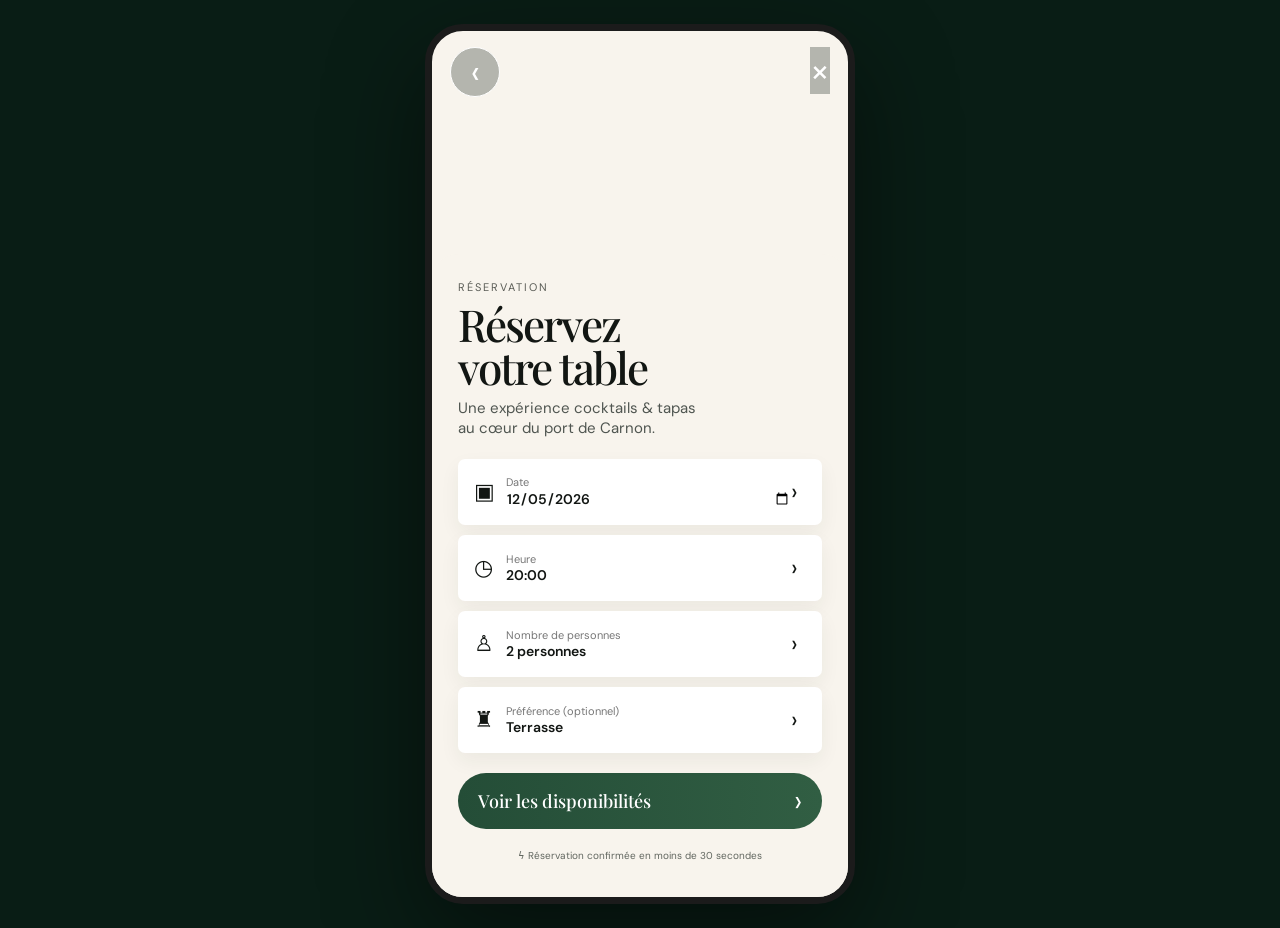
<file: reservation.html>
<!doctype html><html lang="fr"><head><meta charset="utf-8"><meta name="viewport" content="width=device-width,initial-scale=1,viewport-fit=cover"><title>Réserver — Una Más</title><link rel="preconnect" href="https://fonts.googleapis.com"><link rel="preconnect" href="https://fonts.gstatic.com" crossorigin><link href="https://fonts.googleapis.com/css2?family=DM+Sans:wght@400;500;600&family=Italiana&family=Playfair+Display:wght@500&display=swap" rel="stylesheet"><link rel="stylesheet" href="styles.css"></head><body><main class="app-shell"><section class="screen booking active"><div class="photo-head"><img src="assets/una-mas-terrace.png" alt="Cocktail signature"><a class="round back" href="index.html">‹</a><a class="close" href="index.html">×</a></div><div class="paper booking-paper"><p class="overline">RÉSERVATION</p><h2>Réservez<br>votre table</h2><p class="lead">Une expérience cocktails & tapas<br>au cœur du port de Carnon.</p><form id="reservation-form"><div class="selectors"><label><span class="icon">▣</span><span><small>Date</small><input id="date" type="date" required></span><em>›</em></label><label><span class="icon">◷</span><span><small>Heure</small><select id="time"><option>20:00</option><option>19:00</option><option>19:30</option><option>20:30</option><option>21:00</option><option>21:30</option></select></span><em>›</em></label><label><span class="icon">♙</span><span><small>Nombre de personnes</small><select id="guests"><option>2 personnes</option><option>1 personne</option><option>3 personnes</option><option>4 personnes</option><option>5 personnes</option><option>6 personnes</option><option>7+ personnes</option></select></span><em>›</em></label><label><span class="icon">♜</span><span><small>Préférence (optionnel)</small><select id="area"><option>Terrasse</option><option>Intérieur</option><option>Peu importe</option></select></span><em>›</em></label></div><button class="cta green" type="submit">Voir les disponibilités <span>›</span></button></form><p class="speed">ϟ Réservation confirmée en moins de 30 secondes</p></div></section></main><script src="app.js"></script></body></html>
</file>
<file: css/styles.css>
/* =========================================================
   UNA MÁS — Réservation
   Direction : simple & moderne. Blanc, vert sauge du logo,
   une seule police (Manrope).
   ========================================================= */
:root {
  --sage-700: #4F6647;
  --sage-600: #5F7A57;
  --sage-500: #77926E;   /* vert du logo */
  --sage-400: #93AB8B;
  --sage-100: #E7EEE3;
  --sage-50:  #F3F6F0;
  --ink:       #1E2620;
  --ink-2:     #3C453E;
  --ink-muted: #737B74;
  --line:      #E6E9E3;
  --white:     #FFFFFF;
  --dark:      #263327;
  --danger:    #B2473C;

  --surface: var(--white);
  --surface-2: #F6F7F4;
  --surface-3: var(--sage-100);
  --border: var(--line);
  --text: var(--ink);
  --text-muted: var(--ink-muted);
  --accent: var(--sage-500);
  --accent-strong: var(--sage-600);
  --accent-ink: var(--white);

  --font: "Manrope", system-ui, -apple-system, "Segoe UI", sans-serif;

  --r-sm: 12px;
  --r-md: 16px;
  --r-lg: 22px;
  --r-pill: 999px;

  --ease-out: cubic-bezier(.2,.8,.2,1);
  --t-fast: 150ms;
  --t-base: 300ms;
  --t-slow: 560ms;

  --app-w: 430px;
  --gutter: 20px;

  /* Logo Una Más (masque alpha, recoloré via background-color) */
  --logo: url("[data-uri]");
}

*,*::before,*::after { box-sizing: border-box; }
html { -webkit-text-size-adjust: 100%; scroll-behavior: smooth; }
@media (prefers-reduced-motion: reduce) { html { scroll-behavior: auto; } }

body {
  margin: 0;
  font-family: var(--font);
  font-size: 15px;
  line-height: 1.5;
  color: var(--text);
  background: var(--sage-50);
  min-height: 100dvh;
  -webkit-font-smoothing: antialiased;
}

img { display: block; max-width: 100%; }
a { color: inherit; }
button { font: inherit; color: inherit; }
svg { flex: none; }
strong { font-weight: 700; }

[hidden] { display: none !important; }
.sr-only { position:absolute; width:1px; height:1px; padding:0; margin:-1px; overflow:hidden; clip:rect(0,0,0,0); white-space:nowrap; border:0; }
:focus-visible { outline: 2px solid var(--sage-600); outline-offset: 3px; border-radius: 6px; }

/* ---------- Stage ---------- */
.stage { min-height: 100dvh; display: flex; justify-content: center; }
.app { width: 100%; max-width: var(--app-w); background: var(--surface); position: relative; overflow: clip; }
@media (min-width: 720px) {
  .stage { padding: 40px 24px; align-items: flex-start; }
  .app { border-radius: 36px; box-shadow: 0 30px 80px -30px rgba(30,38,32,.35), 0 0 0 1px rgba(30,38,32,.04); }
}

/* ---------- Typography ---------- */
.h2 { font-weight: 800; font-size: clamp(30px, 8.4vw, 36px); line-height: 1.08; letter-spacing: -.025em; margin: 0 0 10px; }
.h3 { font-weight: 800; font-size: 24px; line-height: 1.15; letter-spacing: -.02em; margin: 0 0 4px; }
.eyebrow { font-size: 11px; font-weight: 700; letter-spacing: .16em; text-transform: uppercase; color: var(--accent); margin: 0 0 10px; }
.lead { font-size: 15px; color: var(--text-muted); margin: 0; }
.muted { color: var(--text-muted); margin: 0; font-size: 14px; }
.hint { font-size: 13px; color: var(--text-muted); margin: 10px 2px 0; }
.hint a { color: var(--accent-strong); font-weight: 600; }
.hint--err { color: var(--danger); font-weight: 600; }
.legal { font-size: 11.5px; color: var(--text-muted); text-align: center; margin: 12px 8px 0; line-height: 1.45; }
.motto { font-size: 13px; font-weight: 600; letter-spacing: .04em; color: var(--accent); text-align: center; margin: 26px 0 0; }

/* ---------- Brand (logo en masque, recolorable) ---------- */
.brand { display: inline-flex; text-decoration: none; color: var(--accent); }
.brand__logo {
  display: block; width: 74px; aspect-ratio: 318 / 274; background-color: currentColor;
  -webkit-mask: var(--logo) center / contain no-repeat;
          mask: var(--logo) center / contain no-repeat;
}

/* ---------- Topbar ---------- */
.topbar {
  display: flex; align-items: center; justify-content: space-between;
  padding: calc(16px + env(safe-area-inset-top)) var(--gutter) 14px;
  color: var(--accent);
}
.iconbtn {
  width: 46px; height: 46px; border-radius: 50%;
  border: 1.5px solid var(--accent); background: transparent; color: var(--accent);
  display: grid; place-items: center; cursor: pointer;
  transition: transform var(--t-fast) var(--ease-out), background var(--t-fast);
}
.iconbtn:hover { background: var(--sage-50); }
.iconbtn:active { transform: scale(.94); }
.iconbtn--light { color: var(--white); border-color: rgba(255,255,255,.35); }
.iconbtn--light:hover { background: rgba(255,255,255,.08); }

/* ---------- Hero ---------- */
.hero { padding: 0 0 30px; }
.hero__photo { margin: 0; aspect-ratio: 4 / 3.1; overflow: hidden; background: var(--sage-100); }
.hero__photo img { width: 100%; height: 100%; object-fit: cover; }
.hero__content { padding: 26px var(--gutter) 0; }
.hero__title { font-weight: 800; font-size: clamp(34px, 9.6vw, 42px); line-height: 1.04; letter-spacing: -.03em; margin: 0 0 10px; }
.hero__tag { font-size: 14px; font-weight: 500; color: var(--accent); margin: 0 0 22px; }
.hero__pillars { list-style: none; margin: 24px 0 0; padding: 20px 0 0; border-top: 1px solid var(--border); display: grid; grid-template-columns: repeat(4, 1fr); gap: 6px; }
.hero__pillars li { display: flex; flex-direction: column; align-items: center; gap: 8px; text-align: center; font-size: 10.5px; font-weight: 600; letter-spacing: .02em; line-height: 1.3; color: var(--ink-2); }
.hero__pillars svg { width: 24px; height: 24px; color: var(--accent); }

/* ---------- Buttons ---------- */
.btn {
  display: inline-flex; align-items: center; justify-content: center; gap: 10px;
  min-height: 48px; padding: 0 22px; border-radius: var(--r-pill);
  border: 1.5px solid transparent; text-decoration: none; cursor: pointer;
  font-weight: 700; font-size: 15px;
  transition: transform var(--t-fast) var(--ease-out), background var(--t-fast), border-color var(--t-fast), opacity var(--t-fast);
  -webkit-tap-highlight-color: transparent;
}
.btn:active { transform: scale(.975); }
.btn--xl { min-height: 56px; font-size: 16px; }
.btn--full { width: 100%; }
.btn--primary { background: var(--accent); color: var(--accent-ink); }
.btn--primary:hover { background: var(--accent-strong); }
.btn--primary svg:last-child { margin-left: auto; }
.btn--primary.btn--xl { padding: 0 24px; }
.btn--outline { background: transparent; color: var(--accent-strong); border-color: var(--accent); }
.btn--outline:hover { background: var(--sage-50); }
.btn--ghost { background: var(--surface-2); color: var(--text); }
.btn--ghost:hover { background: var(--sage-100); }
.btn--outline-light { background: transparent; color: var(--white); border-color: rgba(255,255,255,.35); }
.btn--outline-light:hover { border-color: var(--white); }
.btn--danger { background: var(--danger); color: #fff; }
.btn[disabled], .btn.is-loading { opacity: .6; pointer-events: none; }
.btn.is-loading span::after { content: "…"; }

.reassure { display: flex; align-items: center; justify-content: center; gap: 6px; font-size: 12.5px; color: var(--text-muted); margin: 14px 0 0; }
.reassure svg { width: 16px; height: 16px; color: var(--accent); }

/* ---------- La carte ---------- */
.carte { padding: 28px var(--gutter) 30px; border-top: 1px solid var(--border); }
.carte__head { margin-bottom: 16px; }
.carte__tiles { display: grid; grid-template-columns: repeat(3, 1fr); gap: 8px; }
.tile {
  display: flex; flex-direction: column; align-items: flex-start; gap: 6px; text-align: left;
  min-height: 118px; padding: 14px 12px; border-radius: var(--r-md);
  background: var(--surface-2); border: 1px solid transparent; cursor: pointer;
  transition: transform var(--t-fast) var(--ease-out), background var(--t-fast), border-color var(--t-fast);
}
.tile:hover { background: var(--sage-50); border-color: var(--accent); }
.tile:active { transform: scale(.97); }
.tile svg { width: 24px; height: 24px; color: var(--accent); margin-bottom: 4px; }
.tile strong { font-size: 14.5px; font-weight: 800; letter-spacing: -.01em; }
.tile span { font-size: 11px; line-height: 1.35; color: var(--text-muted); }
.cartelink { text-align: center; font-size: 13px; color: var(--text-muted); margin: 8px 0 0; }
.linkbtn { background: none; border: 0; padding: 4px 2px; color: var(--accent-strong); font-weight: 700; font-size: 13px; cursor: pointer; min-height: 32px; }
.linkbtn:hover { text-decoration: underline; }

/* Sheet */
.sheet { border: 0; padding: 0; background: transparent; width: 100%; max-width: 100%; height: 100dvh; max-height: 100dvh; margin: 0; }
.sheet::backdrop { background: rgba(30,38,32,.45); }
.sheet__panel {
  position: absolute; left: 50%; bottom: 0; transform: translateX(-50%);
  width: 100%; max-width: var(--app-w); height: min(92dvh, 100%);
  background: var(--surface); color: var(--text); border-radius: 24px 24px 0 0;
  display: flex; flex-direction: column; overflow: hidden;
  animation: sheetUp var(--t-base) var(--ease-out);
}
@keyframes sheetUp { from { transform: translate(-50%, 40px); opacity: 0 } to { transform: translate(-50%, 0); opacity: 1 } }
@media (min-width: 720px) { .sheet__panel { bottom: auto; top: 50%; transform: translate(-50%, -50%); height: min(88dvh, 860px); border-radius: 28px; }
  @keyframes sheetUp { from { transform: translate(-50%, -46%); opacity: 0 } to { transform: translate(-50%, -50%); opacity: 1 } } }
.sheet__top { display: flex; align-items: center; justify-content: space-between; padding: 14px var(--gutter) 6px; }
.brand--sheet .brand__logo { width: 52px; }
.sheet__tabs { display: flex; gap: 6px; padding: 8px var(--gutter) 12px; border-bottom: 1px solid var(--border); }
.sheet__tab { flex: 1; min-height: 40px; border-radius: var(--r-pill); border: 1.5px solid var(--border); background: transparent; font-weight: 700; font-size: 13.5px; color: var(--text-muted); cursor: pointer; transition: background var(--t-fast), color var(--t-fast), border-color var(--t-fast); }
.sheet__tab[aria-selected="true"] { background: var(--accent); border-color: var(--accent); color: var(--white); }
.sheet__body { flex: 1; overflow-y: auto; padding: 18px var(--gutter) 24px; overscroll-behavior: contain; }
.sheet__title { margin-bottom: 14px; }
.menu-section { margin-bottom: 22px; }
.menu-section__head { display: flex; align-items: baseline; justify-content: space-between; gap: 10px; margin-bottom: 8px; padding-bottom: 6px; border-bottom: 1.5px solid var(--sage-100); }
.menu-section__head h3 { margin: 0; font-size: 15px; font-weight: 800; color: var(--accent-strong); letter-spacing: -.01em; }
.menu-section__note { font-size: 11px; font-weight: 600; color: var(--text-muted); text-transform: uppercase; letter-spacing: .06em; white-space: nowrap; }
.menu-section__cols { display: flex; justify-content: flex-end; gap: 0; font-size: 10.5px; font-weight: 700; color: var(--text-muted); text-transform: uppercase; letter-spacing: .04em; margin-bottom: 4px; }
.menu-section__cols span { width: 80px; text-align: right; white-space: nowrap; }
.menu-item { display: flex; align-items: baseline; gap: 10px; padding: 8px 0; border-bottom: 1px solid var(--border); }
.menu-item:last-child { border-bottom: 0; }
.menu-item__main { flex: 1; min-width: 0; }
.menu-item__name { font-weight: 700; font-size: 14px; }
.menu-item__desc { font-size: 12.5px; color: var(--text-muted); line-height: 1.4; margin-top: 1px; }
.menu-item__price { font-weight: 800; font-size: 14px; white-space: nowrap; font-variant-numeric: tabular-nums; }
.menu-item__price--col { width: 80px; text-align: right; }
.menu-item__price--empty { color: var(--border); }
.sheet__foot { font-size: 12px; color: var(--text-muted); text-align: center; margin: 8px 0 0; }
.sheet__foot a { color: var(--accent-strong); font-weight: 700; }
.sheet__cta { padding: 12px var(--gutter) calc(14px + env(safe-area-inset-bottom)); border-top: 1px solid var(--border); background: var(--surface); }

/* ---------- Booking ---------- */
.booking { padding: 30px var(--gutter) 40px; background: var(--surface); border-top: 1px solid var(--border); }
.booking__head { margin-bottom: 20px; }
.booking.is-confirmed .booking__head, .booking.is-confirmed .steps { display: none; }

.steps { list-style: none; margin: 0 0 22px; padding: 0; display: flex; gap: 6px; }
.steps__item {
  flex: 1; display: flex; align-items: center; gap: 8px;
  font-size: 12px; font-weight: 600; color: var(--text-muted);
  padding-bottom: 10px; border-bottom: 2px solid var(--border);
  transition: color var(--t-base), border-color var(--t-base);
}
.steps__item span { width: 20px; height: 20px; border-radius: 50%; display: grid; place-items: center; font-size: 10.5px; border: 1.5px solid currentColor; }
.steps__item.is-current, .steps__item.is-done { color: var(--accent-strong); border-bottom-color: var(--accent); }
.steps__item.is-done span { background: var(--accent); color: var(--white); border-color: var(--accent); }

.panel { border: 0; margin: 0; padding: 0; min-inline-size: 0; display: none; }
.panel.is-active { display: block; animation: panelIn var(--t-base) var(--ease-out) both; }
@keyframes panelIn { from { opacity: 0; transform: translateX(16px) } to { opacity: 1; transform: none } }
.panel.is-active.is-back { animation-name: panelBack; }
@keyframes panelBack { from { opacity: 0; transform: translateX(-16px) } to { opacity: 1; transform: none } }

.panel__head { margin-bottom: 18px; }
.linkback { display: inline-flex; align-items: center; gap: 4px; min-height: 36px; padding: 0 6px 0 0; background: none; border: 0; color: var(--accent-strong); font-size: 13px; font-weight: 600; cursor: pointer; margin-bottom: 4px; }

.field { margin-bottom: 18px; }
.field__label { display: flex; align-items: center; gap: 10px; font-size: 13px; font-weight: 600; color: var(--ink-2); margin-bottom: 10px; }
.field__label em { font-style: normal; font-weight: 400; color: var(--text-muted); }
.field__label svg { width: 20px; height: 20px; color: var(--accent); }
.field__value { margin-left: auto; color: var(--accent-strong); font-weight: 600; font-size: 13px; }

/* Date strip */
.datestrip { display: flex; gap: 8px; overflow-x: auto; padding: 4px 2px 8px; margin: 0 calc(var(--gutter) * -1); padding-inline: var(--gutter); scroll-snap-type: x mandatory; scrollbar-width: none; }
.datestrip::-webkit-scrollbar { display: none; }
.datebtn {
  flex: 0 0 62px; scroll-snap-align: start;
  display: flex; flex-direction: column; align-items: center; gap: 2px;
  padding: 10px 6px; border-radius: var(--r-md);
  background: var(--surface-2); border: 1.5px solid transparent; cursor: pointer;
  transition: background var(--t-fast), color var(--t-fast), transform var(--t-fast) var(--ease-out);
}
.datebtn:active { transform: scale(.96); }
.datebtn__dow { font-size: 10px; font-weight: 600; letter-spacing: .06em; text-transform: uppercase; color: var(--text-muted); }
.datebtn__day { font-weight: 800; font-size: 22px; line-height: 1.1; letter-spacing: -.02em; }
.datebtn__mon { font-size: 10.5px; color: var(--text-muted); text-transform: capitalize; }
.datebtn[aria-checked="true"] { background: var(--accent); color: var(--white); }
.datebtn[aria-checked="true"] .datebtn__dow, .datebtn[aria-checked="true"] .datebtn__mon { color: rgba(255,255,255,.8); }
.datebtn.is-today::after { content: ""; width: 4px; height: 4px; border-radius: 50%; background: currentColor; margin-top: 3px; opacity: .7; }
.datebtn[disabled] { opacity: .35; cursor: not-allowed; }

/* Stepper */
.stepper { display: flex; align-items: center; justify-content: space-between; background: var(--surface-2); border-radius: var(--r-md); padding: 6px; }
.stepper__btn {
  width: 48px; height: 48px; border-radius: var(--r-sm); border: 0;
  background: var(--surface); color: var(--accent-strong); font-size: 24px; cursor: pointer;
  box-shadow: 0 1px 2px rgba(30,38,32,.06);
  transition: transform var(--t-fast) var(--ease-out);
}
.stepper__btn:active { transform: scale(.94); }
.stepper__btn[disabled] { opacity: .35; cursor: not-allowed; }
.stepper__value { font-weight: 800; font-size: 20px; letter-spacing: -.02em; }

/* Segmented */
.segmented { display: grid; grid-template-columns: repeat(3, 1fr); gap: 6px; background: var(--surface-2); padding: 5px; border-radius: var(--r-md); }
.segmented__opt { position: relative; }
.segmented__opt input { position: absolute; inset: 0; opacity: 0; margin: 0; cursor: pointer; }
.segmented__opt span { display: grid; place-items: center; min-height: 44px; border-radius: var(--r-sm); font-size: 13.5px; font-weight: 600; color: var(--text-muted); transition: background var(--t-fast), color var(--t-fast); }
.segmented__opt input:checked + span { background: var(--accent); color: var(--white); }
.segmented__opt input:focus-visible + span { outline: 2px solid var(--sage-600); outline-offset: 2px; }

/* Slots */
.slots { display: grid; grid-template-columns: repeat(3, 1fr); gap: 8px; margin-bottom: 20px; }
.slot {
  min-height: 52px; border-radius: var(--r-md); border: 1.5px solid transparent;
  background: var(--surface-2); font-size: 15px; font-weight: 600; cursor: pointer;
  transition: background var(--t-fast), color var(--t-fast), transform var(--t-fast) var(--ease-out);
}
.slot:hover { background: var(--sage-100); }
.slot:active { transform: scale(.96); }
.slot[aria-checked="true"] { background: var(--accent); color: var(--white); }
.slot[disabled] { opacity: .35; text-decoration: line-through; cursor: not-allowed; }
.slots__empty { grid-column: 1 / -1; padding: 20px; text-align: center; color: var(--text-muted); font-size: 14px; background: var(--surface-2); border-radius: var(--r-md); }

/* Preference card */
.prefcard { border-radius: var(--r-lg); overflow: hidden; background: var(--surface-2); margin-bottom: 18px; }
.prefcard__img { position: relative; aspect-ratio: 16 / 8; overflow: hidden; background: var(--sage-100); }
.prefcard__img img { position: absolute; inset: 0; width: 100%; height: 100%; object-fit: cover; }
.prefcard__body { display: flex; gap: 12px; padding: 14px 16px 16px; font-size: 13px; color: var(--text-muted); }
.prefcard__body strong { display: block; color: var(--text); font-size: 15px; margin-bottom: 2px; }
.prefcard__body p { margin: 0; }
.prefcard__icon { width: 22px; height: 22px; color: var(--accent); margin-top: 2px; }

/* Inputs */
.inputs { display: grid; gap: 10px; }
.input { position: relative; }
.input input, .input textarea {
  width: 100%; font: inherit; font-size: 15px; font-weight: 500; color: var(--text);
  background: var(--surface-2); border: 1.5px solid transparent; border-radius: var(--r-md);
  padding: 24px 16px 10px; min-height: 58px; outline: none;
  transition: border-color var(--t-fast), background var(--t-fast);
}
.input textarea { resize: vertical; min-height: 96px; line-height: 1.45; }
.input label { position: absolute; left: 16px; top: 19px; font-size: 15px; color: var(--text-muted); pointer-events: none; transition: font-size var(--t-fast), top var(--t-fast); }
.input label em { font-style: normal; font-size: .85em; }
.input input:focus, .input textarea:focus { border-color: var(--accent); background: var(--surface); }
.input input:focus + label, .input input:not(:placeholder-shown) + label,
.input textarea:focus + label, .input textarea:not(:placeholder-shown) + label { top: 9px; font-size: 11px; font-weight: 600; }
.input.is-invalid input { border-color: var(--danger); }

/* Confirmation */
.panel--confirm { text-align: center; padding-top: 6px; }
.confirm__badge { position: relative; height: 104px; display: grid; place-items: center; margin-bottom: 6px; }
.confetti { position: absolute; inset: 0; width: 100%; height: 100%; fill: none; stroke: var(--sage-400); stroke-width: 3; stroke-linecap: round; }
.confirm__check { width: 72px; height: 72px; border-radius: 50%; background: var(--accent); color: var(--white); display: grid; place-items: center; }
.panel.is-active .confirm__check { animation: pop var(--t-slow) var(--ease-out) both .1s; }
.panel.is-active .confetti path { stroke-dasharray: 20; stroke-dashoffset: 20; animation: draw var(--t-slow) var(--ease-out) forwards .35s; }
@keyframes pop { from { transform: scale(.6); opacity: 0 } to { transform: none; opacity: 1 } }
@keyframes draw { to { stroke-dashoffset: 0 } }
.confirm__title { margin-bottom: 6px; }
.ref { font-size: 12px; color: var(--text-muted); margin: 8px 0 18px; }
.ref strong { color: var(--text); font-family: ui-monospace, "SF Mono", Menlo, monospace; letter-spacing: .08em; }
.recapcard { margin: 0 0 14px; padding: 16px 18px; background: var(--surface-2); border-radius: var(--r-lg); text-align: left; display: grid; gap: 14px; }
.recapcard > div { display: flex; align-items: flex-start; gap: 14px; }
.recapcard dt { margin: 0; width: 22px; height: 22px; color: var(--accent); }
.recapcard dt svg { width: 22px; height: 22px; }
.recapcard dd { margin: 0; font-size: 14.5px; font-weight: 600; line-height: 1.4; padding-top: 1px; }
.confirm__actions { display: grid; grid-template-columns: 1fr 1fr; gap: 10px; margin-top: 10px; }

/* ---------- Soirée ---------- */
.soiree { background: var(--sage-50); padding: 30px var(--gutter) 34px; }
.soiree__photo { margin: 0 0 22px; border-radius: var(--r-lg); overflow: hidden; aspect-ratio: 4 / 3; background: var(--sage-100); }
.soiree__photo img { width: 100%; height: 100%; object-fit: cover; }
.soiree__content .lead { margin-bottom: 18px; }
.occasions { display: grid; grid-template-columns: repeat(3, 1fr); gap: 8px; margin-bottom: 12px; }
.occasions a {
  display: flex; flex-direction: column; align-items: center; justify-content: center; gap: 10px;
  min-height: 88px; padding: 12px 8px; border-radius: var(--r-md);
  background: var(--white); color: var(--ink); text-decoration: none; border: 1px solid var(--border);
  font-size: 12px; font-weight: 600; text-align: center; line-height: 1.2;
  transition: transform var(--t-fast) var(--ease-out), border-color var(--t-fast);
}
.occasions a:hover { border-color: var(--accent); }
.occasions a:active { transform: scale(.96); }
.occasions svg { width: 26px; height: 26px; color: var(--accent); }

/* ---------- Footer ---------- */
.foot { background: var(--dark); color: var(--white); padding: 40px var(--gutter) calc(30px + env(safe-area-inset-bottom)); text-align: center; }
.brand--foot { color: var(--sage-400); margin-bottom: 18px; }
.brand--foot .brand__logo { width: 84px; }
.foot__addr { font-style: normal; font-size: 14px; color: rgba(255,255,255,.78); line-height: 1.6; margin: 0 0 6px; }
.foot__hours { font-size: 13px; color: var(--sage-400); font-weight: 600; margin: 0 0 22px; }
.foot__links { display: grid; grid-template-columns: 1fr 1fr; gap: 10px; }
.foot__links .btn { padding: 0 12px; font-size: 14px; white-space: nowrap; gap: 8px; }
.foot__insta { display: inline-flex; align-items: center; gap: 8px; margin-top: 16px; font-size: 14px; font-weight: 600; color: rgba(255,255,255,.85); text-decoration: none; min-height: 44px; }
.tiny--foot { font-size: 11px; color: rgba(255,255,255,.4); margin: 22px 0 0; }

/* ---------- Drawer ---------- */
.drawer { position: fixed; inset: 0; z-index: 50; pointer-events: none; }
.drawer__backdrop { position: absolute; inset: 0; background: rgba(30,38,32,.45); opacity: 0; transition: opacity var(--t-base); }
.drawer__panel {
  position: absolute; top: 0; right: 0; bottom: 0; width: min(86%, 360px);
  background: var(--dark); color: var(--white);
  padding: calc(20px + env(safe-area-inset-top)) 24px calc(24px + env(safe-area-inset-bottom));
  display: flex; flex-direction: column;
  transform: translateX(100%); transition: transform var(--t-base) var(--ease-out);
  overflow-y: auto;
}
.drawer.is-open { pointer-events: auto; }
.drawer.is-open .drawer__backdrop { opacity: 1; }
.drawer.is-open .drawer__panel { transform: none; }
.drawer__top { display: flex; align-items: center; justify-content: space-between; margin-bottom: 26px; }
.brand--drawer { color: var(--sage-400); }
.brand--drawer .brand__logo { width: 66px; }
.drawer__nav { list-style: none; margin: 0; padding: 0; flex: 1; }
.drawer__nav a { display: flex; align-items: center; gap: 14px; min-height: 52px; padding: 4px 8px; text-decoration: none; font-size: 16px; font-weight: 600; border-radius: var(--r-sm); transition: background var(--t-fast); }
.drawer__nav a:hover { background: rgba(255,255,255,.06); }
.drawer__nav svg { width: 22px; height: 22px; color: var(--sage-400); }
.drawer__sep { height: 1px; background: rgba(255,255,255,.12); margin: 10px 8px; }
.drawer__phone { margin-top: 18px; }
.drawer__addr { text-align: center; font-size: 12.5px; color: rgba(255,255,255,.6); margin: 16px 0 0; line-height: 1.6; }

/* ---------- Dialog ---------- */
.dialog { border: 0; border-radius: var(--r-lg); padding: 26px 22px 22px; width: min(92vw, 380px); background: var(--surface); color: var(--text); box-shadow: 0 30px 80px -20px rgba(30,38,32,.5); }
.dialog::backdrop { background: rgba(30,38,32,.45); }
.dialog .h3 { margin-bottom: 8px; }
.dialog__actions { display: grid; grid-template-columns: 1fr 1fr; gap: 10px; margin-top: 22px; }

/* ---------- Toast ---------- */
.toast {
  position: fixed; left: 50%; bottom: calc(22px + env(safe-area-inset-bottom)); transform: translate(-50%, 20px);
  background: var(--dark); color: var(--white); padding: 12px 18px; border-radius: var(--r-pill);
  font-size: 13.5px; font-weight: 500; opacity: 0; pointer-events: none; z-index: 60; max-width: 90vw; text-align: center;
  transition: opacity var(--t-base), transform var(--t-base) var(--ease-out);
}
.toast.is-visible { opacity: 1; transform: translate(-50%, 0); }

/* ---------- Reveal ---------- */
.reveal { opacity: 0; transform: translateY(12px); animation: reveal var(--t-slow) var(--ease-out) forwards; animation-delay: var(--d, 0s); }
@keyframes reveal { to { opacity: 1; transform: none } }

@media (prefers-reduced-motion: reduce) {
  *, *::before, *::after { animation-duration: .01ms !important; animation-iteration-count: 1 !important; transition-duration: .01ms !important; }
  .reveal { opacity: 1; transform: none; }
}
</file>
<file: css/admin.css>
/* =========================================================
   UNA MÁS — Tableau de bord gérant
   Réutilise les tokens et composants de styles.css
   ========================================================= */
@import url("styles.css");

:root {
  --side-w: 236px;
  --sage-300: #B9CBB1;
  --st-pending: #B7791F;
  --st-confirmed: var(--sage-500);
  --st-seated: #2F5D3A;
  --st-noshow: #B2473C;
  --st-cancelled: #8A918A;
}

body.admin { background: var(--sage-50); color: var(--text); }
.h4 { font-size: 14px; font-weight: 800; letter-spacing: -.01em; margin: 22px 0 10px; }
.btn--sm { min-height: 38px; padding: 0 14px; font-size: 13.5px; }
.iconbtn--sm { width: 38px; height: 38px; }
.linkbtn--danger { color: var(--danger); display: block; margin: 8px auto 0; }

/* ---------- Login ---------- */
.login { min-height: 100dvh; display: grid; place-items: center; padding: 24px; }
.login__card { width: 100%; max-width: 400px; background: var(--white); border-radius: 28px; padding: 34px 26px 26px; box-shadow: 0 30px 80px -30px rgba(30,38,32,.3); }
.login__card .brand__logo { width: 70px; margin-bottom: 18px; }
.login__card .lead { margin-bottom: 22px; }
.login__card .inputs { margin-bottom: 14px; }
.login__demo { margin-top: 22px; padding-top: 18px; border-top: 1px solid var(--border); text-align: center; }
.login__demo .muted { font-size: 12.5px; margin-bottom: 12px; }

/* ---------- Shell ---------- */
.shell { display: grid; grid-template-columns: var(--side-w) 1fr; min-height: 100dvh; }
.side { position: sticky; top: 0; height: 100dvh; background: var(--dark); color: var(--white); padding: 26px 18px 22px; display: flex; flex-direction: column; gap: 22px; }
.side__brand { color: var(--sage-400); padding: 0 8px; }
.side__brand .brand__logo { width: 64px; }
.side__nav { display: flex; flex-direction: column; gap: 2px; }
.side__nav a { display: flex; align-items: center; gap: 12px; min-height: 46px; padding: 0 12px; border-radius: var(--r-sm); text-decoration: none; font-weight: 600; font-size: 14.5px; color: rgba(255,255,255,.72); transition: background var(--t-fast), color var(--t-fast); }
.side__nav a:hover { background: rgba(255,255,255,.06); color: var(--white); }
.side__nav a.is-active { background: rgba(255,255,255,.1); color: var(--white); }
.side__nav svg { width: 20px; height: 20px; color: var(--sage-400); }
.side__new { margin-top: auto; }
.side__foot { display: flex; flex-direction: column; gap: 4px; }
.side__link { background: none; border: 0; padding: 8px 12px; text-align: left; color: rgba(255,255,255,.55); font-size: 12.5px; font-weight: 600; text-decoration: none; cursor: pointer; border-radius: var(--r-sm); }
.side__link:hover { color: var(--white); background: rgba(255,255,255,.06); }

.main { padding: 28px 32px 60px; max-width: 1180px; width: 100%; min-width: 0; }
.demo-banner { display: flex; flex-wrap: wrap; align-items: center; justify-content: space-between; gap: 12px; background: var(--sage-100); color: var(--sage-700); font-size: 12.5px; font-weight: 600; padding: 8px 14px; border-radius: var(--r-sm); margin-bottom: 18px; }
.view { display: none; }
.view.is-active { display: block; animation: reveal var(--t-base) var(--ease-out) both; }
.view__head { display: flex; align-items: flex-end; justify-content: space-between; gap: 16px; margin-bottom: 20px; flex-wrap: wrap; }
.view__head .h2 { margin: 0; font-size: 30px; }
.view__head .eyebrow { margin-bottom: 6px; }
.daynav { display: flex; align-items: center; gap: 6px; }

/* ---------- KPIs ---------- */
.kpis { display: grid; grid-template-columns: repeat(4, 1fr); gap: 10px; margin-bottom: 18px; }
.kpi { background: var(--white); border-radius: var(--r-md); padding: 14px 16px; border: 1px solid var(--border); }
.kpi__label { font-size: 11.5px; font-weight: 600; color: var(--text-muted); letter-spacing: .02em; }
.kpi__value { font-size: 28px; font-weight: 800; letter-spacing: -.03em; line-height: 1.1; margin-top: 4px; font-variant-numeric: tabular-nums; }
.kpi__sub { font-size: 11.5px; color: var(--text-muted); margin-top: 2px; }
.kpi__sub.is-up { color: var(--sage-600); font-weight: 600; }
.kpi__sub.is-down { color: var(--danger); font-weight: 600; }
.kpis--mini { grid-template-columns: repeat(4, 1fr); margin: 0 0 14px; }
.kpis--3 { grid-template-columns: repeat(3, 1fr); }
.kpis--mini .kpi { padding: 10px 12px; background: var(--surface-2); border: 0; }
.kpis--mini .kpi__value { font-size: 20px; }

/* ---------- Planning ---------- */
.plan-controls { display: flex; align-items: center; gap: 12px; flex-wrap: wrap; }
.chips--seg { background: var(--white); border: 1.5px solid var(--border); border-radius: var(--r-pill); padding: 3px; gap: 2px; }
.chips--seg .chip { border: 0; min-height: 32px; }
.plan { background: var(--white); border: 1px solid var(--border); border-radius: var(--r-lg); overflow: auto; max-height: calc(100dvh - 200px); }
.plan__table { border-collapse: separate; border-spacing: 0; width: 100%; min-width: calc(56px + var(--cols) * 150px); table-layout: fixed; }
.plan--day .plan__table { min-width: 0; }
.plan__table th, .plan__table td { vertical-align: top; text-align: left; font-weight: inherit; }
.plan__corner { width: 56px; position: sticky; top: 0; left: 0; z-index: 4; background: var(--white); border-bottom: 1px solid var(--border); }
.plan__day { position: sticky; top: 0; z-index: 3; background: var(--white); border-bottom: 1px solid var(--border); border-left: 1px solid var(--border); padding: 12px 10px 10px; }
.plan__day > span { display: block; }
.plan__dow { font-size: 11px; font-weight: 700; text-transform: uppercase; letter-spacing: .06em; color: var(--text-muted); }
.plan__num { font-size: 22px; font-weight: 800; letter-spacing: -.03em; line-height: 1.05; }
.plan__day.is-today .plan__num { color: var(--accent-strong); }
.plan__day.is-today .plan__dow { color: var(--accent-strong); }
.plan__day.is-today::after { content: "aujourd'hui"; position: absolute; top: 12px; right: 10px; font-size: 9.5px; font-weight: 800; letter-spacing: .06em; text-transform: uppercase; color: var(--white); background: var(--accent); padding: 3px 7px; border-radius: var(--r-pill); }
.plan__sum { font-size: 11.5px; font-weight: 600; color: var(--text-muted); margin-top: 2px; white-space: nowrap; overflow: hidden; text-overflow: ellipsis; }
.plan__fill { display: block; height: 3px; border-radius: 2px; background: var(--sage-100); overflow: hidden; margin-top: 6px; }
.plan__fill i { display: block; height: 100%; background: var(--accent); }
.plan__time { position: sticky; left: 0; z-index: 2; background: var(--white); padding: 8px 8px 0 12px; font-size: 12px; font-weight: 800; color: var(--text-muted); border-top: 1px solid var(--border); font-variant-numeric: tabular-nums; }
.plan__time small { display: block; font-size: 10px; font-weight: 700; color: var(--sage-500); margin-top: 2px; }
.plan__cell { height: 54px; padding: 6px; border-top: 1px solid var(--border); border-left: 1px solid var(--border); cursor: pointer; transition: background var(--t-fast); }
.plan__cell .plan__chip + .plan__chip { margin-top: 4px; }
.plan__cell:hover { background: var(--sage-50); }
.plan__cell.is-today { background: #F8FAF6; }
.plan__cell.is-today:hover { background: var(--sage-50); }
.plan__cell.is-past { background: var(--surface-2); }
.plan__cell.is-past .plan__chip { opacity: .75; }
.plan__chip { display: flex; align-items: center; gap: 6px; width: 100%; text-align: left; border: 0; border-left: 3px solid var(--st-confirmed); border-radius: 8px; background: var(--sage-100); color: var(--text); padding: 6px 8px; font: inherit; font-size: 12.5px; font-weight: 600; cursor: pointer; line-height: 1.2; transition: transform var(--t-fast) var(--ease-out), filter var(--t-fast); }
.plan__chip:hover { filter: brightness(.96); }
.plan__chip:active { transform: scale(.98); }
.plan__chip-name { flex: 1; min-width: 0; white-space: nowrap; overflow: hidden; text-overflow: ellipsis; }
.plan__chip-g { font-weight: 800; font-variant-numeric: tabular-nums; }
.plan__chip-g::after { content: "p"; font-weight: 600; font-size: 10px; color: var(--text-muted); margin-left: 1px; }
.plan__chip-note { width: 6px; height: 6px; border-radius: 50%; background: var(--st-pending); flex: none; }
.plan__chip.st-pending { background: #FBF3E3; border-left-color: var(--st-pending); }
.plan__chip.st-seated { background: #E3EEE5; border-left-color: var(--st-seated); }
.plan__chip.st-noshow { background: #F8E7E4; border-left-color: var(--st-noshow); text-decoration: line-through; color: var(--text-muted); }
.plan__legend { display: flex; gap: 14px; flex-wrap: wrap; font-size: 11.5px; font-weight: 600; color: var(--text-muted); margin: 12px 4px 0; }
.plan__legend i { display: inline-block; width: 10px; height: 10px; border-radius: 3px; margin-right: 5px; vertical-align: -1px; }
.plan__legend i.st-confirmed { background: var(--st-confirmed); } .plan__legend i.st-pending { background: var(--st-pending); } .plan__legend i.st-seated { background: var(--st-seated); } .plan__legend i.st-noshow { background: var(--st-noshow); }
.plan__tip { margin-left: auto; font-weight: 500; }

/* ---------- Liste ---------- */
.timeline { display: flex; flex-direction: column; gap: 6px; }
.tl-date { font-size: 12px; font-weight: 800; letter-spacing: .04em; text-transform: uppercase; color: var(--accent-strong); margin: 18px 0 2px; }
.tl-date:first-child { margin-top: 0; }
.resa { display: grid; grid-template-columns: 1fr auto; gap: 8px 14px; align-items: center; background: var(--white); border: 1px solid var(--border); border-radius: var(--r-md); padding: 12px 14px; cursor: pointer; text-align: left; width: 100%; font: inherit; color: inherit; transition: border-color var(--t-fast), transform var(--t-fast) var(--ease-out); }
.resa:hover { border-color: var(--accent); }
.resa:active { transform: scale(.995); }
.resa__main { min-width: 0; }
.resa__name { font-weight: 800; font-size: 15px; letter-spacing: -.01em; display: flex; align-items: center; gap: 8px; flex-wrap: wrap; }
.resa__meta { font-size: 12.5px; color: var(--text-muted); margin-top: 2px; display: flex; gap: 10px; flex-wrap: wrap; }
.resa__meta span { display: inline-flex; align-items: center; gap: 4px; }
.resa__meta svg { width: 14px; height: 14px; }
.resa__note { font-size: 12.5px; color: var(--sage-700); margin-top: 4px; background: var(--sage-50); padding: 4px 8px; border-radius: 6px; display: inline-block; }
.resa__side { display: flex; flex-direction: column; align-items: flex-end; gap: 6px; }
.resa__guests { font-weight: 800; font-size: 18px; letter-spacing: -.02em; font-variant-numeric: tabular-nums; }
.resa__guests small { font-size: 11px; font-weight: 600; color: var(--text-muted); margin-left: 2px; }
.resa__actions { grid-column: 1 / -1; display: flex; gap: 6px; flex-wrap: wrap; padding-top: 8px; border-top: 1px solid var(--border); }
.qa { min-height: 34px; padding: 0 12px; border-radius: var(--r-pill); border: 1.5px solid var(--border); background: var(--white); font-weight: 700; font-size: 12.5px; color: var(--ink-2); cursor: pointer; transition: background var(--t-fast), border-color var(--t-fast), color var(--t-fast); }
.qa:hover { border-color: var(--accent); color: var(--accent-strong); }
.qa--seat:hover { background: var(--st-seated); border-color: var(--st-seated); color: var(--white); }
.qa--noshow:hover { background: var(--st-noshow); border-color: var(--st-noshow); color: var(--white); }
.qa--confirm:hover { background: var(--st-confirmed); border-color: var(--st-confirmed); color: var(--white); }
.pill { display: inline-flex; align-items: center; gap: 5px; font-size: 11px; font-weight: 700; padding: 3px 9px; border-radius: var(--r-pill); background: var(--surface-2); color: var(--ink-2); white-space: nowrap; }
.pill::before { content: ""; width: 7px; height: 7px; border-radius: 50%; background: currentColor; }
.pill.st-pending { color: var(--st-pending); background: #FBF3E3; }
.pill.st-confirmed { color: var(--sage-700); background: var(--sage-100); }
.pill.st-seated { color: var(--st-seated); background: #E3EEE5; }
.pill.st-noshow { color: var(--st-noshow); background: #F8E7E4; }
.pill.st-cancelled { color: var(--st-cancelled); background: #EEF0EE; text-decoration: line-through; }
.pill--src { background: transparent; border: 1px solid var(--border); color: var(--text-muted); }
.pill--src::before { display: none; }
.pill--tag { background: var(--sage-100); color: var(--sage-700); }
.pill--tag::before { display: none; }
.empty { background: var(--white); border: 1px dashed var(--border); border-radius: var(--r-md); padding: 26px 18px; text-align: center; color: var(--text-muted); font-size: 14px; }
.empty strong { display: block; color: var(--text); font-weight: 800; margin-bottom: 4px; }

/* ---------- Toolbar ---------- */
.toolbar { display: flex; flex-direction: column; gap: 10px; margin-bottom: 12px; }
.search { position: relative; }
.search svg { position: absolute; left: 14px; top: 50%; transform: translateY(-50%); width: 18px; height: 18px; color: var(--text-muted); }
.search input { width: 100%; min-height: 46px; padding: 0 14px 0 42px; border-radius: var(--r-md); border: 1.5px solid var(--border); background: var(--white); font: inherit; font-size: 14.5px; font-weight: 500; outline: none; }
.search input:focus { border-color: var(--accent); }
.chips { display: flex; gap: 6px; flex-wrap: wrap; }
.chip { min-height: 34px; padding: 0 13px; border-radius: var(--r-pill); border: 1.5px solid var(--border); background: var(--white); font-weight: 700; font-size: 12.5px; color: var(--text-muted); cursor: pointer; transition: background var(--t-fast), color var(--t-fast), border-color var(--t-fast); }
.chip:hover { border-color: var(--accent); color: var(--accent-strong); }
.chip.is-active { background: var(--accent); border-color: var(--accent); color: var(--white); }

/* ---------- Clients ---------- */
.clients { display: grid; grid-template-columns: repeat(auto-fill, minmax(280px, 1fr)); gap: 8px; }
.client { display: grid; grid-template-columns: 44px 1fr auto; gap: 12px; align-items: center; background: var(--white); border: 1px solid var(--border); border-radius: var(--r-md); padding: 12px 14px; cursor: pointer; text-align: left; font: inherit; color: inherit; transition: border-color var(--t-fast); }
.client:hover { border-color: var(--accent); }
.avatar { width: 44px; height: 44px; border-radius: 50%; background: var(--sage-100); color: var(--sage-700); display: grid; place-items: center; font-weight: 800; font-size: 14px; letter-spacing: .02em; flex: none; }
.client__name { font-weight: 800; font-size: 14.5px; letter-spacing: -.01em; display: flex; gap: 6px; align-items: center; flex-wrap: wrap; }
.client__meta { font-size: 12px; color: var(--text-muted); margin-top: 2px; }
.client__visits { text-align: right; }
.client__visits strong { display: block; font-size: 18px; font-weight: 800; letter-spacing: -.02em; }
.client__visits span { font-size: 10.5px; font-weight: 600; color: var(--text-muted); }
.client-head { display: flex; align-items: center; gap: 12px; }
.client-head .h3 { margin: 0; }
.tags { display: flex; gap: 6px; flex-wrap: wrap; margin-bottom: 12px; }
.tag-toggle { min-height: 32px; padding: 0 12px; border-radius: var(--r-pill); border: 1.5px solid var(--border); background: var(--white); font-weight: 700; font-size: 12px; color: var(--text-muted); cursor: pointer; }
.tag-toggle.is-on { background: var(--sage-100); border-color: var(--sage-100); color: var(--sage-700); }
.history { display: flex; flex-direction: column; gap: 4px; }
.hist { display: grid; grid-template-columns: 1fr auto auto; gap: 10px; align-items: center; padding: 9px 12px; border-radius: var(--r-sm); background: var(--surface-2); font-size: 13px; cursor: pointer; border: 0; text-align: left; font-family: inherit; color: inherit; }
.hist:hover { background: var(--sage-100); }
.hist strong { font-weight: 700; }
.hist small { color: var(--text-muted); }

/* ---------- Fiche réservation ---------- */
.sheet__top .h3 { margin: 0; }
.status-row { display: flex; gap: 6px; flex-wrap: wrap; margin-bottom: 16px; }
.status-row .chip.is-active { border-color: transparent; }
.status-row .chip.is-active.st-pending { background: var(--st-pending); }
.status-row .chip.is-active.st-confirmed { background: var(--st-confirmed); }
.status-row .chip.is-active.st-seated { background: var(--st-seated); }
.status-row .chip.is-active.st-noshow { background: var(--st-noshow); }
.status-row .chip.is-active.st-cancelled { background: var(--st-cancelled); }
.form { display: flex; flex-direction: column; gap: 10px; }
.form__grid { display: grid; grid-template-columns: 1fr 1fr; gap: 10px; }
.form .input select, .form .input input[type="date"], .form .input input[type="number"] { width: 100%; font: inherit; font-size: 15px; font-weight: 500; color: var(--text); background: var(--surface-2); border: 1.5px solid transparent; border-radius: var(--r-md); padding: 24px 16px 10px; min-height: 58px; outline: none; appearance: none; -webkit-appearance: none; }
.form .input select:focus, .form .input input[type="date"]:focus, .form .input input[type="number"]:focus { border-color: var(--accent); background: var(--surface); }
.form .input select + label, .form .input input[type="date"] + label, .form .input input[type="number"] + label { top: 9px; font-size: 11px; font-weight: 600; }
.rs-meta { font-size: 11.5px; color: var(--text-muted); margin: 0; }
.form__actions { display: grid; grid-template-columns: 1fr 1fr; gap: 10px; margin-top: 6px; }
.sheet__panel { height: min(94dvh, 100%); }
@media (min-width: 720px) { .sheet__panel { max-width: 560px; height: min(90dvh, 880px); } }

/* ---------- Stats ---------- */
.charts { display: grid; grid-template-columns: 1fr 1fr; gap: 12px; }
.chart { background: var(--white); border: 1px solid var(--border); border-radius: var(--r-lg); padding: 16px 18px 14px; min-width: 0; }
.chart--wide { grid-column: 1 / -1; }
.chart__head { display: flex; justify-content: space-between; align-items: baseline; margin-bottom: 12px; gap: 10px; }
.chart__title { font-size: 14px; font-weight: 800; letter-spacing: -.01em; }
.chart__sub { font-size: 11.5px; color: var(--text-muted); font-weight: 600; }
.chart svg { width: 100%; height: auto; display: block; overflow: visible; }
.chart .bar { fill: var(--accent); }
.chart .bar:hover { fill: var(--sage-700); }
.chart .bar--muted { fill: var(--sage-100); }
.chart .axis { font-size: 10px; font-weight: 600; fill: var(--text-muted); font-family: var(--font); }
.chart .val { font-size: 10.5px; font-weight: 700; fill: var(--ink-2); font-family: var(--font); }
.chart .grid { stroke: var(--border); stroke-width: 1; }

/* ---------- Tabbar mobile ---------- */
.tabbar { display: none; }

/* ---------- Responsive ---------- */
@media (max-width: 960px) {
  .charts { grid-template-columns: 1fr; }
}
@media (max-width: 760px) {
  .shell { grid-template-columns: 1fr; }
  .side { display: none; }
  .main { padding: 18px 16px calc(84px + env(safe-area-inset-bottom)); }
  .plan { max-height: none; border-radius: var(--r-md); }
  .plan__table { min-width: calc(44px + var(--cols) * 136px); }
  .plan__corner { width: 44px; }
  .plan__time { padding-left: 8px; font-size: 11px; }
  .plan__day { padding: 10px 8px 8px; }
  .plan__sum { font-size: 10.5px; }
  .plan__day.is-today::after { display: none; }
  .plan__num { font-size: 18px; }
  .plan__tip { display: none; }
  .plan-controls { width: 100%; justify-content: space-between; }
  .view__head .h2 { font-size: 26px; }
  .kpis, .kpis--3 { grid-template-columns: 1fr 1fr; }
  .kpis--3 .kpi:last-child { grid-column: 1 / -1; }
  .kpis--mini { grid-template-columns: repeat(4, 1fr); }
  .tabbar { position: fixed; left: 0; right: 0; bottom: 0; z-index: 30; display: grid; grid-template-columns: repeat(6, 1fr); align-items: end; background: var(--white); border-top: 1px solid var(--border); padding: 6px 6px calc(6px + env(safe-area-inset-bottom)); }
  .tabbar a { display: flex; flex-direction: column; align-items: center; gap: 3px; min-height: 50px; justify-content: center; text-decoration: none; font-size: 10px; font-weight: 700; color: var(--text-muted); border-radius: var(--r-sm); }
  .tabbar a.is-active { color: var(--accent-strong); }
  .tabbar svg { width: 22px; height: 22px; }
  .tabbar__new { width: 52px; height: 52px; border-radius: 50%; border: 0; background: var(--accent); color: var(--white); display: grid; place-items: center; justify-self: center; margin-bottom: 4px; box-shadow: 0 10px 20px -10px rgba(119,146,110,.8); cursor: pointer; }
  .tabbar__new svg { width: 24px; height: 24px; }
  .form__grid { grid-template-columns: 1fr 1fr; }
}
@media (max-width: 400px) { .kpis--mini { grid-template-columns: 1fr 1fr; } }
</file>
<file: styles.css>
:root{--green:#193d2d;--deep:#0c251b;--paper:#f8f4ed;--gold:#c99d55;--ink:#121613;--serif:'Playfair Display',Georgia,serif;--display:'Italiana',Georgia,serif;--sans:'DM Sans',Arial,sans-serif}
*{box-sizing:border-box}
html,body{margin:0;min-height:100%;background:#091d15;font-family:var(--sans);color:var(--ink)}
button,input,textarea,select{font:inherit}
a{color:inherit;text-decoration:none}
.app-shell{position:relative;width:100%;min-height:100dvh;overflow:hidden;background:var(--paper)}
.screen{display:none;position:absolute;inset:0;min-height:100dvh;overflow-y:auto}
.screen.active{display:block}
.cover{position:absolute;inset:0;width:100%;height:100%;object-fit:cover}
.cover-shade{position:absolute;inset:0;background:linear-gradient(to bottom,rgba(8,24,17,.08) 20%,rgba(6,19,13,.18) 42%,rgba(4,15,10,.9) 82%,rgba(4,15,10,.98))}
.cover-shade.rich{background:linear-gradient(to bottom,rgba(7,24,17,.18),rgba(7,20,14,.92) 72%,#071b13)}
.cover-shade.deep{background:rgba(7,28,19,.92);backdrop-filter:blur(3px)}
.home-head{position:absolute;z-index:2;top:0;left:0;right:0;display:flex;justify-content:space-between;align-items:flex-start;padding:calc(env(safe-area-inset-top) + 24px) 24px 0}
.logo{display:flex;flex-direction:column;color:#607a5c;font-family:var(--display);font-size:38px;line-height:.7;letter-spacing:-2px}
.logo small{font:600 8px var(--sans);letter-spacing:2px;margin-top:10px}
.round{width:50px;height:50px;border-radius:50%;border:1px solid currentColor;background:rgba(246,242,234,.25);display:grid;place-content:center;color:var(--deep)}
.round i{display:block;width:18px;height:1px;background:currentColor;margin:3px}
.home-copy{position:absolute;z-index:2;left:24px;right:24px;bottom:calc(env(safe-area-inset-bottom) + 18px);color:#fff}
.home h1{font:500 clamp(43px,12vw,58px)/.95 var(--serif);letter-spacing:-2px;margin:0 0 24px}
.home-copy>p{font-size:12px;letter-spacing:3px;line-height:1.55;margin:0 0 20px}
.cta{width:100%;height:56px;border-radius:30px;border:1px solid rgba(255,255,255,.72);background:linear-gradient(100deg,rgba(37,80,57,.92),rgba(70,113,80,.88));color:#fff;padding:0 20px;display:flex;align-items:center;justify-content:space-between;font:500 18px var(--serif)}
.cta span{font:300 32px var(--sans)}
.highlights{display:grid;grid-template-columns:repeat(4,1fr);gap:8px;margin-top:20px}
.highlights div{text-align:center}
.highlights span{font-size:24px;color:#e8dbc3;display:block;height:28px}
.highlights small{font-size:8px;line-height:1.25;letter-spacing:.6px;color:#e9e6dc}
.down{display:block;border:0;background:none;color:white;font-size:26px;margin:2px auto -10px}
.photo-head{height:27dvh;min-height:190px;position:relative;overflow:hidden}
.photo-head img{width:100%;height:100%;object-fit:cover;object-position:center 70%}
.photo-head:after{content:'';position:absolute;inset:45% 0 0;background:linear-gradient(transparent,var(--paper))}
.photo-head .round,.photo-head .close{position:absolute;z-index:2;top:calc(env(safe-area-inset-top) + 16px);color:#fff;background:rgba(5,20,14,.28)}
.photo-head .back{left:18px;font-size:34px}
.close{right:18px;border:0;background:none;color:#fff;font-size:36px}
.paper{background:var(--paper)}
.booking-paper{position:relative;margin-top:-20px;min-height:75dvh;border-radius:26px 26px 0 0;padding:26px}
.overline{font-size:11px;letter-spacing:2px;margin:0 0 8px;color:#5a5c56}
.paper h2,.availability h2{font:500 44px/.98 var(--serif);letter-spacing:-2px;margin:0}
.lead{color:#4f5550;font-size:15px;line-height:1.35;margin:10px 0 20px}
.selectors{display:grid;gap:10px}
.selectors button,.selectors label{height:66px;border:0;border-radius:7px;background:#fff;box-shadow:0 8px 20px rgba(34,45,38,.06);display:grid;grid-template-columns:32px 1fr 15px;align-items:center;text-align:left;padding:0 16px}
.selectors .icon{font-size:22px}
.selectors span{display:flex;flex-direction:column}
.selectors small{font-size:11px;color:#777}
.selectors b{font-size:14px}
.selectors input,.selectors select{border:0;background:transparent;padding:0;color:var(--ink);font-weight:600;font-size:14px;width:100%;outline:none;appearance:none}
.selectors em{font-size:24px;font-style:normal}
.cta.green{background:linear-gradient(90deg,#244d37,#315e43);border:0;margin-top:20px}
.speed{text-align:center;color:#61665f;font-size:10px;margin:20px 0 0}
.full-paper{min-height:100dvh;padding:calc(env(safe-area-inset-top) + 12px) 20px calc(env(safe-area-inset-bottom) + 22px)}
.simple-head{height:48px;display:flex;align-items:center;justify-content:space-between}
.ghost{border:0;background:none;font-size:34px;padding:4px}
.availability h2{margin-top:8px}
.availability .lead{margin-top:8px}
.pills{display:grid;grid-template-columns:repeat(3,1fr);gap:8px;margin:18px 0}
.pills button{border:0;border-radius:8px;background:#eee9e0;height:45px;font-size:13px}
.pills button.active,.time-grid button.active{background:var(--green);color:#fff}
.time-grid{display:grid;grid-template-columns:repeat(3,1fr);gap:8px}
.time-grid button{height:48px;border:1px solid #ddd8cf;border-radius:7px;background:transparent}
.availability figure{height:116px;margin:22px 0 12px;border-radius:10px;overflow:hidden}
.availability figure img{width:100%;height:100%;object-fit:cover;object-position:center 65%}
.place{display:flex;gap:16px}
.place>span{color:var(--gold);font-size:32px}
.place p{display:flex;flex-direction:column;margin:2px 0}
.place b{font:500 19px var(--serif)}
.place small{color:#666;font-size:13px;line-height:1.4}
.continue{margin-top:18px}
.photo-head.compact{height:22dvh}
.details-paper{position:relative;margin-top:-18px;border-radius:26px 26px 0 0;min-height:80dvh;padding:26px 24px}
.form{display:grid;gap:11px;margin-top:22px}
.form label{font-size:11px;color:#666}
.form input,.form textarea{display:block;width:100%;border:1px solid #ded9cf;border-radius:7px;background:#fff;padding:13px;margin-top:5px}
.form textarea{min-height:68px;resize:none}
.success-paper{text-align:center;overflow:hidden}
.success-check{width:70px;height:70px;border:1px solid var(--green);color:var(--green);border-radius:50%;display:grid;place-items:center;margin:30px auto 20px;font-size:34px}
.success h2{font-size:31px}
.success-paper>p{margin:8px 0 20px}
.summary{background:#f0ebe3;border-radius:10px;padding:12px 18px;text-align:left;margin-bottom:12px}
.summary p{display:flex;gap:13px;align-items:center;margin:10px 0}
.summary b{font-size:13px}
.outline{width:100%;height:50px;border:1px solid var(--green);border-radius:7px;background:transparent}
.actions{display:grid;grid-template-columns:1fr 1fr;gap:10px;margin-top:10px}
.actions button,.actions a{border:0;background:#ede7de;border-radius:7px;height:46px;display:grid;place-items:center;font-size:14px}
.good-script{font:italic 500 34px/1.15 var(--serif);color:#b38744;transform:rotate(-5deg);margin:42px 0 28px}
.port{font-size:9px!important;letter-spacing:2px}
.special-head{position:absolute;z-index:3;left:16px;right:16px;top:calc(env(safe-area-inset-top) + 10px);display:flex;justify-content:space-between}
.ghost.light{color:#fff}
.special-content{position:absolute;z-index:2;left:22px;right:22px;bottom:calc(env(safe-area-inset-bottom) + 22px);color:#fff}
.special-content h2{font:500 45px/.95 var(--serif);margin:0 0 12px}
.special-content p{font-size:14px}
.white-button{width:100%;height:50px;border:0;border-radius:7px;background:#fff;color:#111;display:flex;align-items:center;justify-content:space-between;padding:0 18px;margin:16px 0 10px}
.event-types{display:grid;grid-template-columns:repeat(3,1fr);gap:8px}
.event-types button{height:87px;border:0;border-radius:7px;background:#fff;font-size:27px;display:flex;flex-direction:column;align-items:center;justify-content:center}
.event-types small{font-size:11px;margin-top:8px}
.script{font:italic 500 35px/1.05 var(--serif);text-align:center;transform:rotate(-4deg);margin-top:36px}
.blur{filter:blur(2px);transform:scale(1.05)}
.menu-x{top:calc(env(safe-area-inset-top) + 16px);z-index:4}
.menu-inner{position:relative;z-index:3;min-height:100%;padding:calc(env(safe-area-inset-top) + 48px) 34px calc(env(safe-area-inset-bottom) + 22px);color:#fff}
.light-logo{color:#f0ecdd;margin:0 auto;font-size:34px;width:100px}
.menu-inner nav{display:grid;margin:50px 0 32px}
.menu-inner nav button,.menu-inner nav a{height:58px;border:0;border-bottom:1px solid rgba(255,255,255,.08);background:none;color:#f7f3e9;text-align:left;font-size:20px;display:grid;grid-template-columns:38px 1fr;align-items:center}
.menu-inner nav span{font-size:16px}
.phone{display:block;border:1px solid rgba(255,255,255,.7);border-radius:30px;text-align:center;color:#fff;text-decoration:none;padding:14px}
.menu-inner>p{text-align:center;font-size:12px;color:rgba(255,255,255,.6)}
.picker{position:fixed;z-index:50;inset:0;background:rgba(5,19,13,.68);display:none;align-items:flex-end}
.picker.open{display:flex}
.picker-card{background:var(--paper);width:100%;border-radius:22px 22px 0 0;padding:24px 20px calc(env(safe-area-inset-bottom) + 20px);position:relative}
.picker-close{position:absolute;right:16px;top:13px;border:0;background:none;font-size:28px}
.picker-card h3{font:500 28px var(--serif);margin:0 0 18px}
.picker-card #picker-options{display:grid;gap:8px}
.picker-card #picker-options button,.picker-card input{height:50px;border:1px solid #ded8cf;background:#fff;border-radius:7px;padding:0 14px;text-align:left;width:100%}
@media(min-width:680px){body{display:grid;place-items:center;padding:24px}
.app-shell{width:430px;min-height:880px;height:min(880px,calc(100dvh - 48px));border-radius:38px;box-shadow:0 35px 100px rgba(0,0,0,.48);border:7px solid #1b1b1b}
.screen{min-height:100%;height:100%}
.full-paper{min-height:100%}
.home h1{font-size:54px}
}
@media(max-height:720px){.selectors button{height:58px}
.menu-inner nav{margin:28px 0 20px}
.menu-inner nav button{height:48px}
}
</file>
